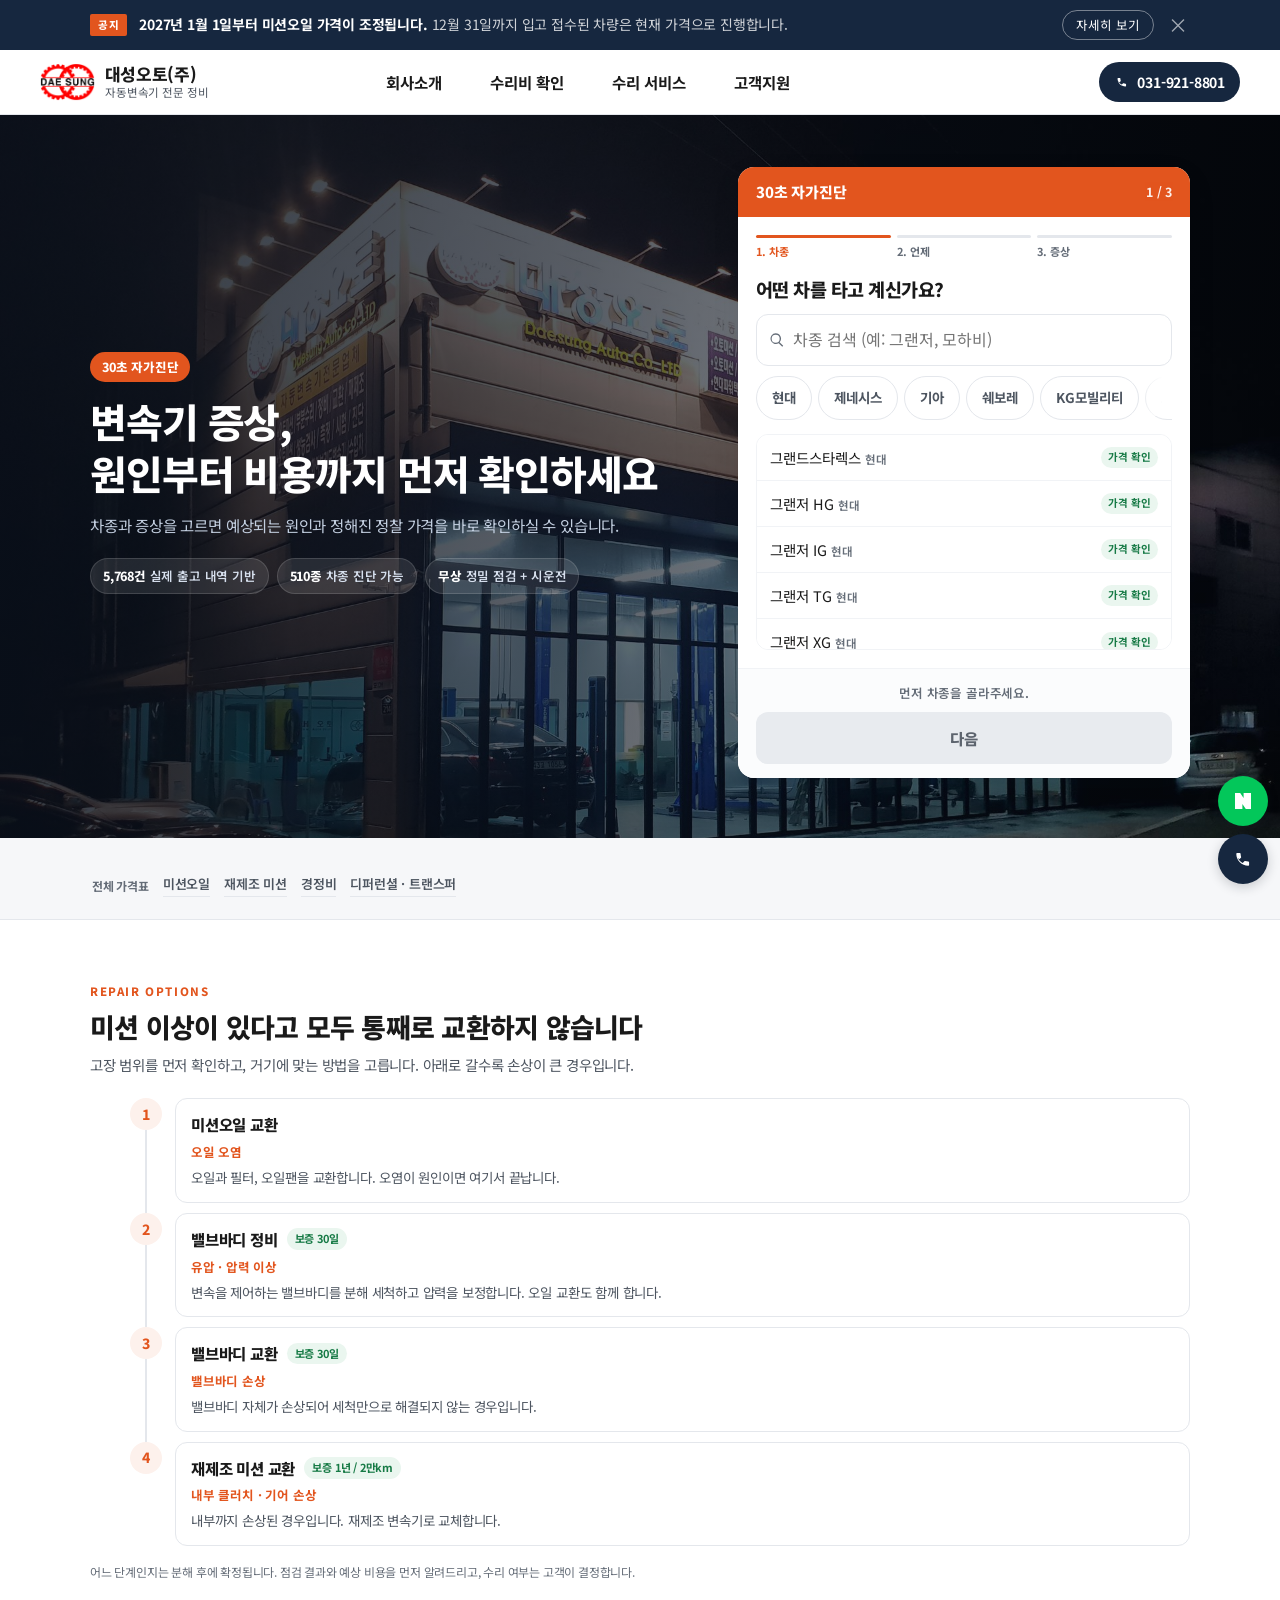
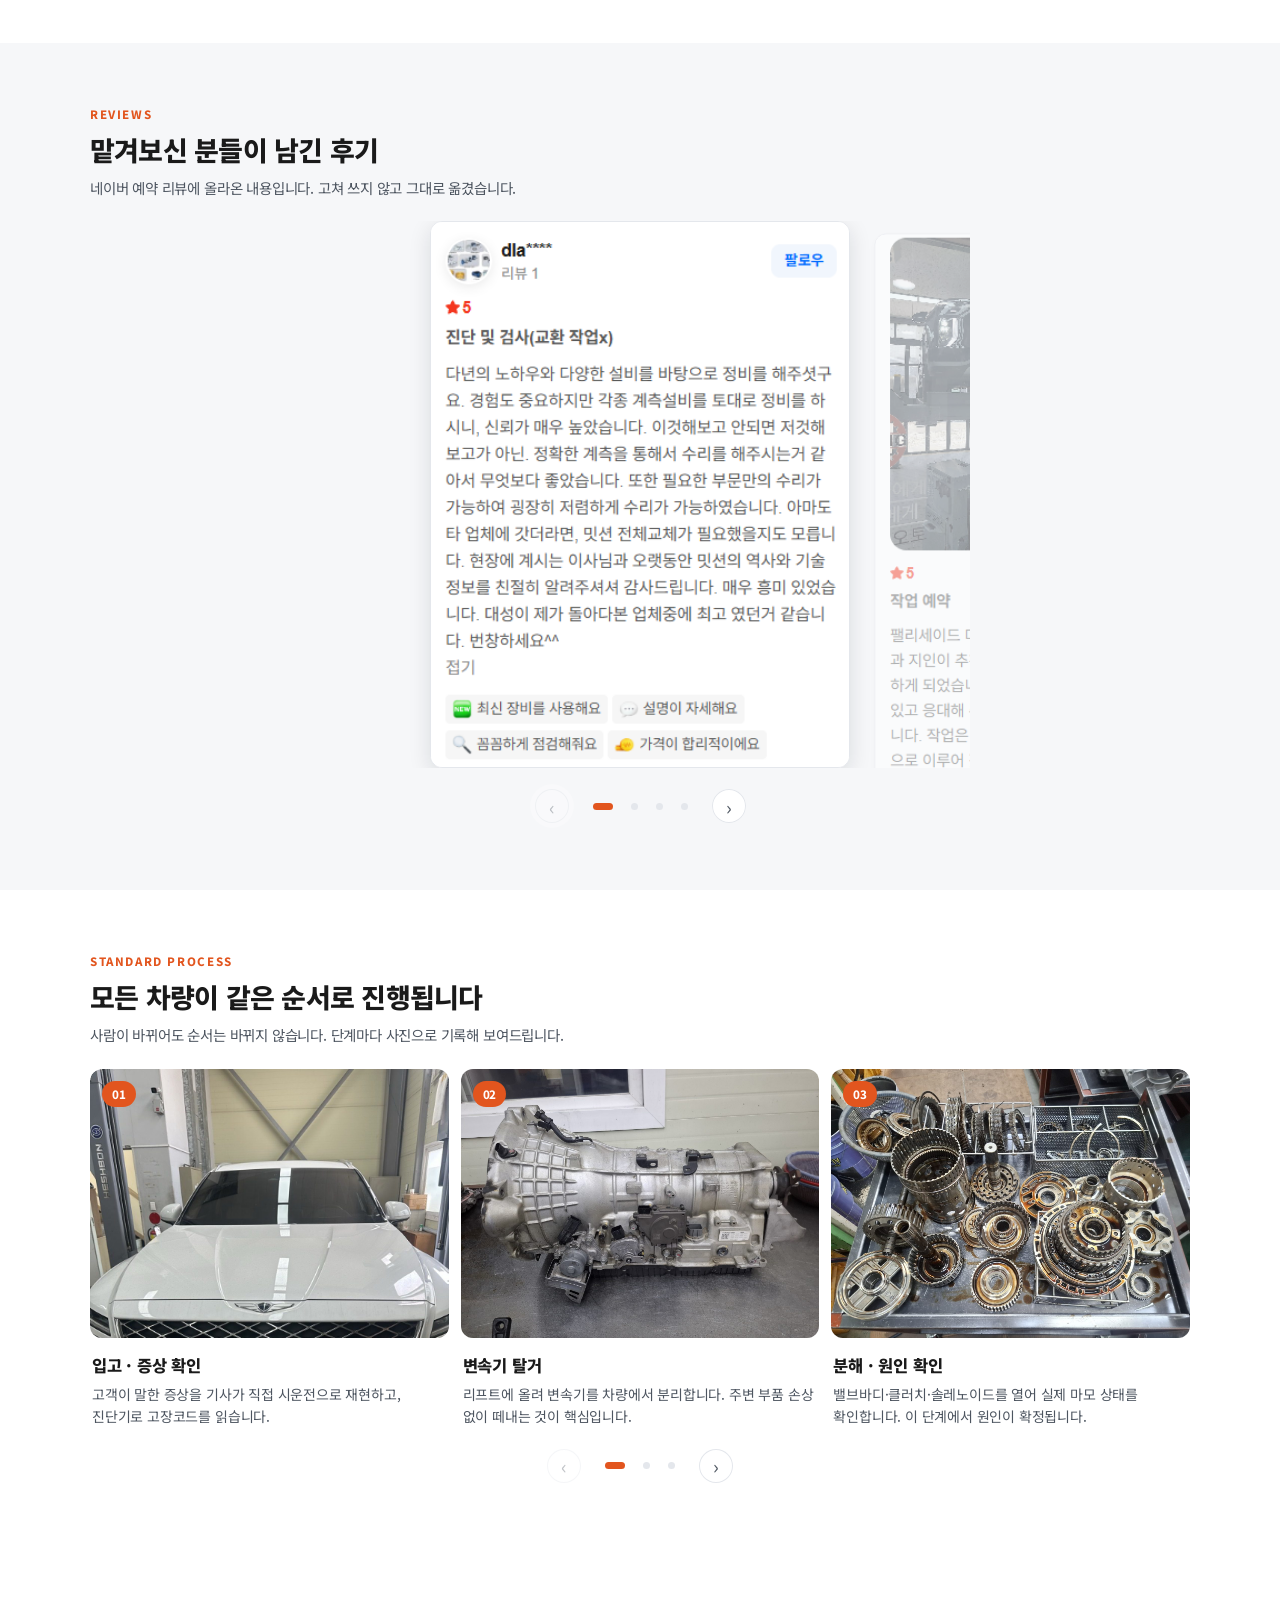
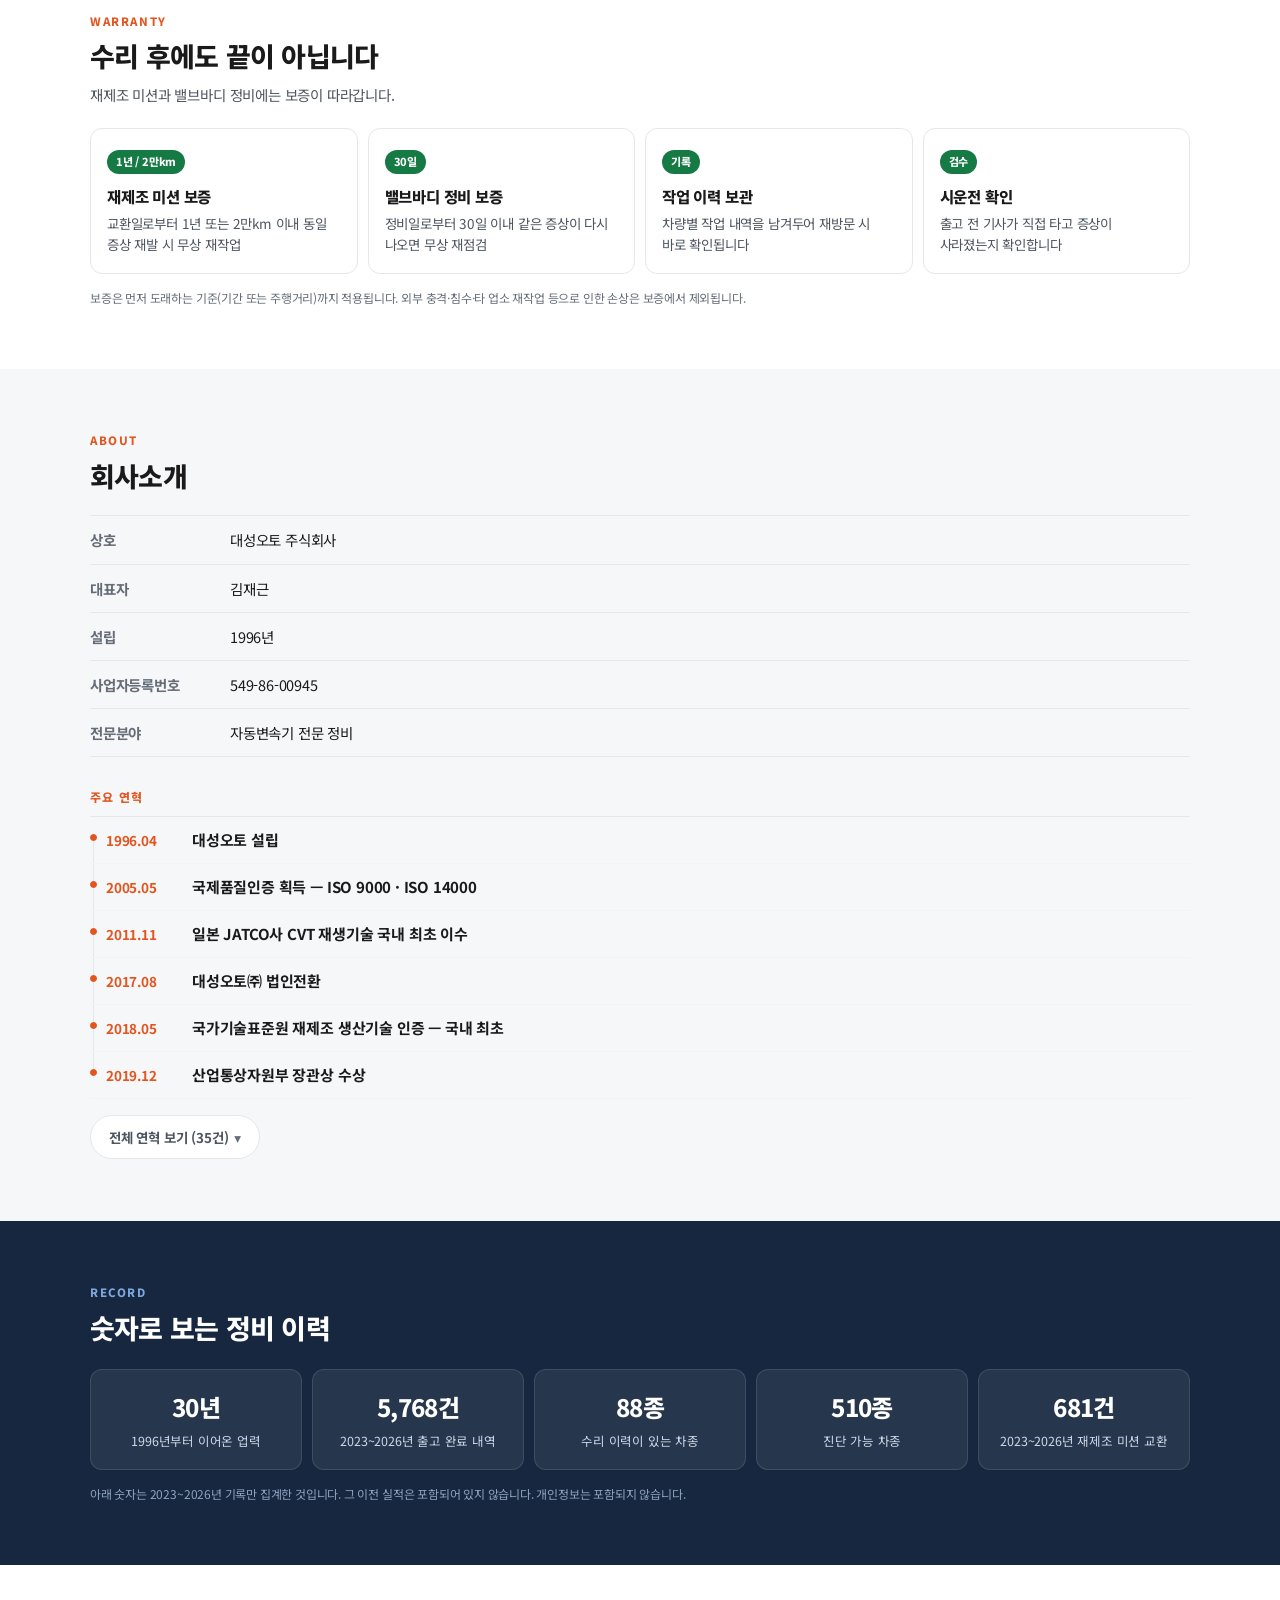
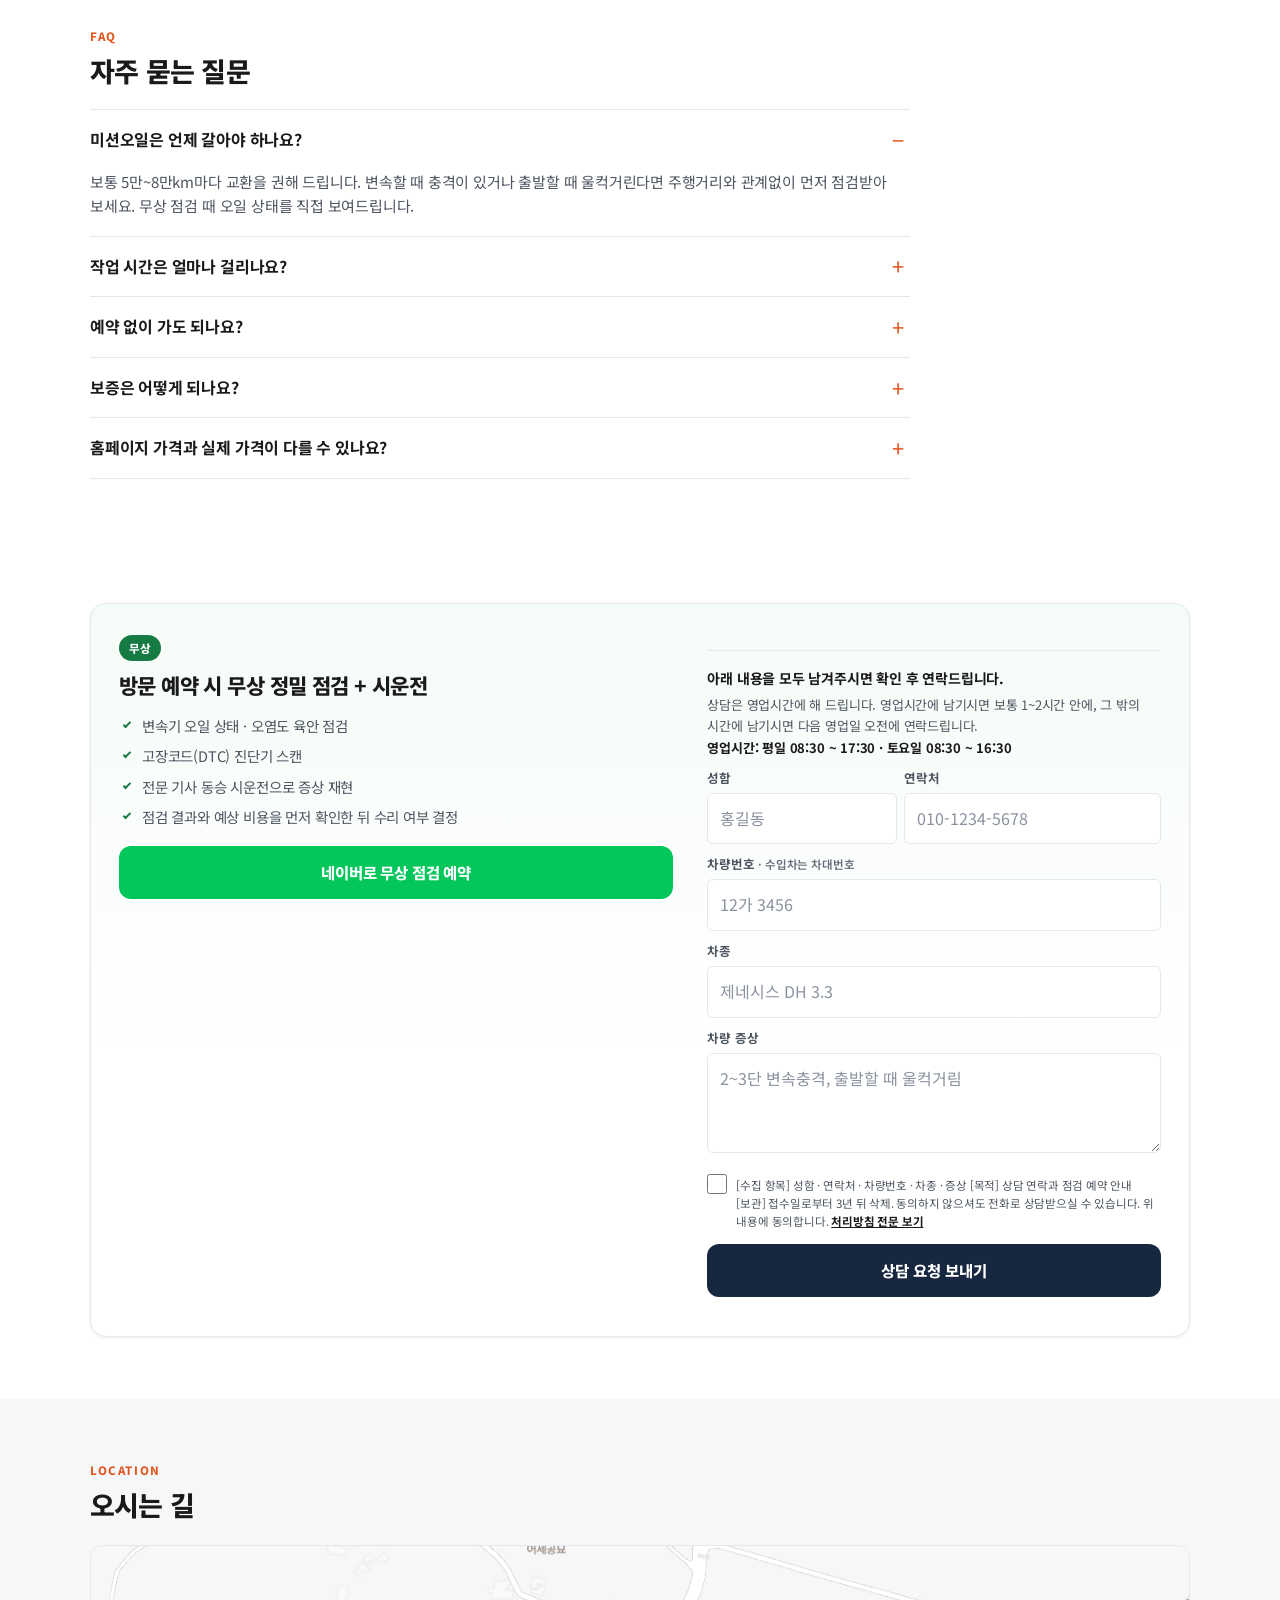
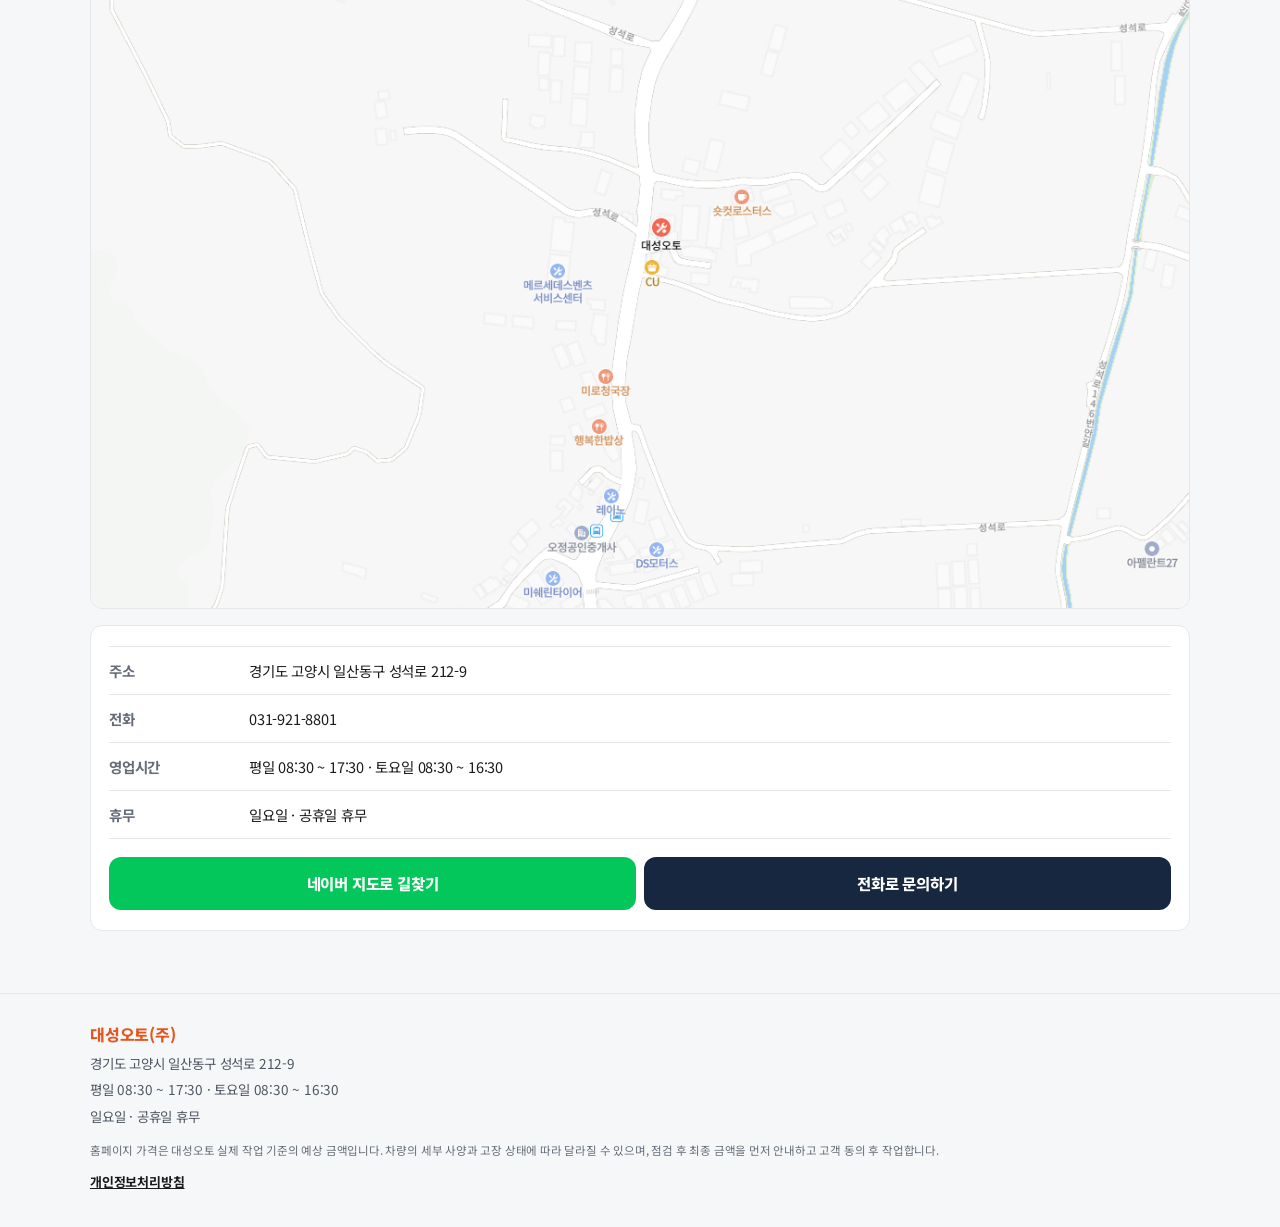
<file: index.html>
<!DOCTYPE html>
<html lang="ko">
<head>
<meta charset="utf-8">
<meta name="viewport" content="width=device-width, initial-scale=1, viewport-fit=cover">
<!-- 검색 결과와 카톡 미리보기에 나오는 제목 · 설명. 검색엔진이 자바스크립트를 안 돌려도 읽도록
     config.js 가 아닌 여기에 직접 적는다. 상호나 작업 건수가 크게 바뀌면 여기도 고치세요. -->
<title>미션오일 교환 · 자동변속기 전문 | 고양 대성오토</title>
<meta name="description" content="고양·일산 미션오일 교환, 최근 3년간 1,900대 넘게 작업한 자동변속기 전문 대성오토. 오일만 갈지 않고 필터·오일팬까지 함께 교환합니다. 차종별 정찰 가격을 바로 확인하세요.">
<meta property="og:type" content="website">
<meta property="og:title" content="미션오일 교환 · 자동변속기 전문 | 고양 대성오토">
<meta property="og:description" content="최근 3년간 1,900대 넘게 작업한 미션오일 교환. 필터·오일팬까지 함께 교환하고, 차종별 정찰 가격을 바로 확인하세요.">
<meta property="og:url" content="https://dsauto.me/">
<meta property="og:site_name" content="대성오토 주식회사">
<meta property="og:locale" content="ko_KR">
<meta name="twitter:card" content="summary_large_image">
<link rel="canonical" href="https://dsauto.me/">
<!-- 검색엔진 소유확인 (지우지 마세요) -->
<meta name="naver-site-verification" content="4ee5d81eeda423ca8fff45ee09b0bff9f165c848" />
<meta name="google-site-verification" content="Z9NfEylBv98IyJpL61YL6OdJShIY_pVWiOk-w3jfEJI" />
<link rel="icon" href="favicon.ico" sizes="any">
<link rel="apple-touch-icon" href="assets/img/아이콘.png">
<!-- 카톡·문자로 링크를 보낼 때 뜨는 그림. tools/make_share_image.py 가 config.js 값으로 만든다 -->
<meta property="og:image" content="https://dsauto.me/assets/img/share.jpg">
<meta property="og:image:width" content="1200">
<meta property="og:image:height" content="630">
<meta property="og:image:alt" content="대성오토 정비동 외관 사진과 상담 전화번호">
<meta name="twitter:image" content="https://dsauto.me/assets/img/share.jpg">
<!-- 첫 화면 배경은 이 페이지에서 가장 큰 그림이라, 브라우저가 가장 먼저 받아야 한다.
     자바스크립트가 넣기를 기다리면 1초 이상 늦어지므로 여기서 미리 시킨다.
     ★ config.js 의 shop.heroImage 를 바꾸면 아래 주소도 같이 바꿔주세요. -->
<link rel="preload" as="image" href="assets/img/배경1.jpg" fetchpriority="high">
<link rel="preconnect" href="https://fonts.googleapis.com">
<link rel="preconnect" href="https://fonts.gstatic.com" crossorigin>
<!-- 본고딕. 화면 표시를 막지 않도록 print 로 받은 뒤 적용한다.
     글꼴이 늦게 와도 글씨는 먼저 보이고, 도착하면 바뀐다. -->
<link rel="stylesheet" href="https://fonts.googleapis.com/css2?family=Noto+Sans+KR:wght@400;700;800&display=swap"
      media="print" onload="this.media='all';this.onload=null">
<noscript><link rel="stylesheet" href="https://fonts.googleapis.com/css2?family=Noto+Sans+KR:wght@400;700;800&display=swap"></noscript>
<link rel="stylesheet" href="assets/css/style.css?v=1793594616">
</head>
<body>

<a class="skip" href="#diag">본문으로 이동</a>

<!-- ══════════════════════════ 헤더 ══════════════════════════ -->
<!-- ══════════════════════════ 가격 조정 공지 ══════════════════════════ -->
<aside class="notice" id="notice" hidden>
  <div class="notice-bar">
    <span class="notice-tag" id="noticeTag"></span>
    <p class="notice-t"><b id="noticeTitle"></b> <span id="noticeSub"></span></p>
    <button type="button" class="notice-more gtm-cta" id="noticeMore"
            data-gtm-event="notice_open" data-gtm-location="bar" aria-expanded="false"></button>
    <button type="button" class="notice-x" id="noticeClose" aria-label="공지 닫기">&times;</button>
  </div>
  <div class="notice-panel" id="noticePanel" hidden>
    <div class="wrap">
      <p class="notice-h" id="noticePanelTitle"></p>
      <p class="notice-s" id="noticePanelSub"></p>
      <div class="notice-sum" id="noticeSum"></div>
      <div class="notice-tw"><table class="notice-tbl"><thead><tr>
        <th>구분</th><th>항목</th><th class="n">현재</th><th class="n" id="noticeThNew"></th>
      </tr></thead><tbody id="noticeRows"></tbody></table></div>
      <p class="notice-keep" id="noticeKeep"></p>
      <div class="notice-btns">
        <a class="btn cta naver gtm-cta cta-naver" id="gtm-naver-notice"
           data-gtm-event="naver_reserve_click" data-gtm-location="notice" href="#" hidden>무상 점검 예약</a>
        <a class="btn cta call gtm-cta cta-call" id="gtm-call-notice"
           data-gtm-event="call_click" data-gtm-location="notice" href="#" hidden></a>
      </div>
    </div>
  </div>
</aside>

<header class="hd" id="hd">
  <div class="hd-in">
    <a class="hd-logo" href="#top">
      <img id="logoImg" alt="" hidden>
      <span class="hd-logo-txt">
        <b data-shop-name>대성오토</b>
        <i data-shop-tagline>자동변속기 재제조 전문</i>
      </span>
    </a>

    <nav class="hd-nav" id="hdNav" aria-label="주요 메뉴">
      <div class="nav-i">
        <button type="button" class="nav-t">회사소개</button>
        <div class="nav-d">
          <a href="#about">회사소개</a>
          <a href="#trust">숫자로 보는 정비 이력</a>
          <a href="#map">오시는 길</a>
        </div>
      </div>
      <div class="nav-i">
        <button type="button" class="nav-t">수리비 확인</button>
        <div class="nav-d">
          <a href="#diag" data-nav-start>증상으로 자가진단</a>
          <p class="nav-sep">전체 가격표</p>
          <a class="nav-sub" href="#" data-open-sheet="price" data-tab="oil">미션오일</a>
          <a class="nav-sub" href="#" data-open-sheet="price" data-tab="reman">재제조 미션</a>
          <a class="nav-sub" href="#" data-open-sheet="price" data-tab="maint">경정비</a>
          <a class="nav-sub" href="#" data-open-sheet="price" data-tab="diff">디퍼런셜 · 트랜스퍼</a>
        </div>
      </div>
      <div class="nav-i">
        <button type="button" class="nav-t">수리 서비스</button>
        <div class="nav-d">
          <a href="#service">수리 방법 4단계</a>
          <a href="#proc">작업 과정</a>
          <a href="#warranty">보증 · A/S</a>
        </div>
      </div>
      <div class="nav-i">
        <button type="button" class="nav-t">고객지원</button>
        <div class="nav-d">
          <a href="#offer">무상 점검 예약</a>
          <a href="#faq">자주 묻는 질문</a>
          <a href="#warranty">보증 · A/S</a>
          <a href="#map">전화 문의</a>
        </div>
      </div>
    </nav>

    <div class="hd-right">
      <a class="hd-call gtm-cta cta-call" id="gtm-call-header"
         data-gtm-event="call_click" data-gtm-location="header" href="#" hidden>
        <svg viewBox="0 0 24 24" aria-hidden="true"><path d="M6.6 10.8c1.1 2.2 2.9 4 5.1 5.1l1.7-1.7c.2-.2.5-.3.8-.2 1 .3 2 .5 3.1.5.4 0 .8.3.8.8V18c0 .4-.3.8-.8.8-6.6 0-12-5.4-12-12 0-.4.3-.8.8-.8h2.7c.4 0 .8.3.8.8 0 1 .2 2.1.5 3.1.1.3 0 .6-.2.8l-1.6 1.6z"/></svg>
        <span data-shop-phone></span>
      </a>
      <button type="button" class="hd-burger" id="burger" aria-label="메뉴 열기" aria-expanded="false">
        <span></span><span></span><span></span>
      </button>
    </div>
  </div>

  <div class="hd-mobile" id="hdMobile" hidden>
    <a href="#diag" data-nav-start>증상으로 자가진단</a>
    <a href="#service">수리 방법 4단계</a>
    <a href="#proc">작업 과정</a>
    <a href="#warranty">보증 · A/S</a>
    <a href="#about">회사소개</a>
    <a href="#map">오시는 길</a>
    <a href="#offer">무상 점검 예약</a>
    <a href="#faq">자주 묻는 질문</a>
    <p class="hd-mobile-sep">전체 가격표</p>
    <a class="sub" href="#" data-open-sheet="price" data-tab="oil">미션오일</a>
    <a class="sub" href="#" data-open-sheet="price" data-tab="reman">재제조 미션</a>
    <a class="sub" href="#" data-open-sheet="price" data-tab="maint">경정비</a>
    <a class="sub" href="#" data-open-sheet="price" data-tab="diff">디퍼런셜 · 트랜스퍼</a>
  </div>
</header>

<main id="top">

<!-- ══════════════════════════ 히어로 + 진단 ══════════════════════════ -->
<section class="hero" id="diag">
  <div class="hero-bg" id="heroBg"></div>
  <div class="hero-in">

    <div class="hero-txt">
      <p class="kicker" data-copy="heroKicker"></p>
      <h1 class="hero-h1" data-copy="heroTitle"></h1>
      <p class="hero-sub" data-copy="heroSub"></p>
      <ul class="hero-pts">
        <li><b id="ptCases">-</b> 실제 출고 내역 기반</li>
        <li><b id="ptCars">-</b> 차종 진단 가능</li>
        <li><b>무상</b> 정밀 점검 + 시운전</li>
      </ul>
    </div>

    <div class="panel diag" id="diagCard">
      <div class="panel-hd">
        <span class="panel-hd-t">30초 자가진단</span>
        <span class="panel-hd-s" id="stepCount">1 / 3</span>
      </div>

      <div class="panel-bd">
        <div class="steps" id="stepBar"></div>

        <!-- 1) 차종 -->
        <div class="step" data-step="1">
          <h2 class="step-h">어떤 차를 타고 계신가요?</h2>
          <label class="srch">
            <svg viewBox="0 0 24 24" aria-hidden="true"><path d="M10 2a8 8 0 015.9 13.4l5.4 5.3-1.4 1.4-5.4-5.3A8 8 0 1110 2zm0 2a6 6 0 100 12 6 6 0 000-12z"/></svg>
            <input type="search" id="carSearch" placeholder="차종 검색 (예: 그랜저, 모하비)"
                   autocomplete="off" enterkeyhint="search">
          </label>
          <div class="brand-wrap" id="brandWrap">
            <div class="brand-strip" id="brandGrid"></div>
          </div>
          <div class="car-list" id="carList" role="listbox" aria-label="차종 목록"></div>
          <div class="spec-pick" id="specPick" hidden>
            <p class="step-lbl">세부 사양 <span class="opt">선택</span></p>
            <div class="chips sm" id="specChips"></div>
          </div>
        </div>

        <!-- 2) 발생 상황 -->
        <div class="step" data-step="2" hidden>
          <h2 class="step-h">증상이 언제 나타나나요?</h2>
          <p class="step-lbl">해당되는 것을 모두 골라주세요</p>
          <div class="chips" id="situGrid"></div>
        </div>

        <!-- 3) 증상 -->
        <div class="step" data-step="3" hidden>
          <h2 class="step-h">어떤 증상인가요?</h2>
          <p class="step-lbl">가장 비슷한 것을 모두 골라주세요</p>
          <div class="sym-grid" id="symGrid"></div>
          <div class="gear-row" id="gearRow">
            <p class="step-lbl">몇 단에서 나타나나요? <span class="opt">선택</span></p>
            <div class="chips sm" id="gearChips"></div>
          </div>
        </div>
      </div>

      <div class="panel-ft">
        <!-- 버튼이 회색일 때 왜 못 누르는지 알려준다. 회색 버튼만 보이면 고장으로 오해한다. -->
        <p class="panel-hint" id="stepHint" role="status"></p>
        <div class="panel-btns">
          <button type="button" class="btn ghost" id="btnPrev" hidden>이전</button>
          <button type="button" class="btn primary" id="btnNext" disabled>다음</button>
        </div>
      </div>
    </div>
  </div>
</section>

<!-- ══════════════════════════ 타일 ══════════════════════════ -->
<section class="tiles-sec">
  <div class="wrap">
    <div class="tiles-sub">
      <span class="tiles-sub-l">전체 가격표</span>
      <a href="#" data-open-sheet="price" data-tab="oil">미션오일</a>
      <a href="#" data-open-sheet="price" data-tab="reman">재제조 미션</a>
      <a href="#" data-open-sheet="price" data-tab="maint">경정비</a>
      <a href="#" data-open-sheet="price" data-tab="diff">디퍼런셜 · 트랜스퍼</a>
    </div>
  </div>
</section>

<!-- ══════════════════════════ 수리 서비스 ══════════════════════════ -->
<section class="sec" id="service">
  <div class="wrap">
    <p class="sec-k">REPAIR OPTIONS</p>
    <h2 class="sec-h" data-service-title></h2>
    <p class="sec-s" data-service-sub></p>
    <ol class="ladder" id="ladder"></ol>
    <p class="sec-note" data-service-note></p>
  </div>
</section>

<!-- ══════════════════════════ 손님 후기 ══════════════════════════ -->
<section class="sec bg" id="reviews" hidden>
  <div class="wrap">
    <p class="sec-k">REVIEWS</p>
    <h2 class="sec-h">맡겨보신 분들이 남긴 후기</h2>
    <p class="sec-s">네이버 예약 리뷰에 올라온 내용입니다. 고쳐 쓰지 않고 그대로 옮겼습니다.</p>
    <div class="revs" id="revs">
      <div class="rev-track" id="revTrack"></div>
    </div>
    <div class="gal-nav">
      <button type="button" class="gal-btn" id="revPrev" aria-label="이전 후기">‹</button>
      <div class="gal-dots" id="revDots"></div>
      <button type="button" class="gal-btn" id="revNext" aria-label="다음 후기">›</button>
    </div>
  </div>
</section>

<!-- ══════════════════════════ 작업 과정 ══════════════════════════ -->
<section class="sec" id="proc">
  <div class="wrap">
    <p class="sec-k">STANDARD PROCESS</p>
    <h2 class="sec-h">모든 차량이 같은 순서로 진행됩니다</h2>
    <p class="sec-s">사람이 바뀌어도 순서는 바뀌지 않습니다. 단계마다 사진으로 기록해 보여드립니다.</p>
    <div class="gal">
      <div class="gal-track" id="galTrack"></div>
    </div>
    <div class="gal-nav">
      <button type="button" class="gal-btn" id="galPrev" aria-label="이전">‹</button>
      <div class="gal-dots" id="galDots"></div>
      <button type="button" class="gal-btn" id="galNext" aria-label="다음">›</button>
    </div>
  </div>
</section>

<!-- ══════════════════════════ 보증 · A/S ══════════════════════════ -->
<section class="sec" id="warranty">
  <div class="wrap">
    <p class="sec-k">WARRANTY</p>
    <h2 class="sec-h" data-warranty-title></h2>
    <p class="sec-s" data-warranty-sub></p>
    <div class="wt-grid" data-warranty-items></div>
    <p class="sec-note" data-warranty-note></p>
  </div>
</section>

<!-- ══════════════════════════ 회사소개 ══════════════════════════ -->
<section class="sec bg" id="about">
  <div class="wrap">
    <p class="sec-k">ABOUT</p>
    <h2 class="sec-h" data-about-title></h2>
    <p class="about-lead" data-about-lead></p>
    <dl class="about-facts" data-about-facts></dl>

    <div class="hist" id="hist" hidden>
      <p class="hist-h">주요 연혁</p>
      <ol class="hist-list" id="histTop"></ol>
      <details class="hist-all" id="histAll">
        <summary><span id="histCount"></span></summary>
        <ol class="hist-list full" id="histFull"></ol>
      </details>
    </div>
  </div>
</section>

<!-- ══════════════════════════ 정비 이력 ══════════════════════════ -->
<section class="sec dark" id="trust">
  <div class="wrap">
    <p class="sec-k">RECORD</p>
    <h2 class="sec-h">숫자로 보는 정비 이력</h2>
    <div class="stats" id="stats"></div>
    <p class="sec-note" id="statsNote"></p>
  </div>
</section>

<!-- ══════════════════════════ 예약 혜택 ══════════════════════════ -->
<!-- ══════════════════════════ 자주 묻는 질문 ══════════════════════════ -->
<section class="sec" id="faq" hidden>
  <div class="wrap">
    <p class="sec-k">FAQ</p>
    <h2 class="sec-h">자주 묻는 질문</h2>
    <div class="faq" data-faq></div>
  </div>
</section>

<section class="sec" id="offer">
  <div class="wrap">
    <div class="offer">
      <div class="offer-l">
        <span class="badge">무상</span>
        <h2 class="offer-h" data-benefit-title></h2>
        <ul class="offer-list" data-benefit-items></ul>
        <p class="offer-note" data-benefit-note></p>
        <div class="cta-col">
          <a class="btn cta naver gtm-cta cta-naver" id="gtm-naver-reserve"
             data-gtm-event="naver_reserve_click" data-gtm-location="offer" href="#" hidden>
            네이버로 무상 점검 예약
          </a>
        </div>
      </div>
      <div class="offer-r">
        <div id="leadHome">
        <form class="lead" id="leadForm" novalidate>
          <p class="lead-h">아래 내용을 모두 남겨주시면 확인 후 연락드립니다.</p>
          <p class="lead-reply" data-lead-reply hidden></p>
          <div class="lead-row">
            <div class="lead-f">
              <label class="lead-lbl" for="leadName">성함</label>
              <input type="text" id="leadName" placeholder="홍길동" autocomplete="name"
                     maxlength="20" required aria-describedby="errName">
              <p class="lead-err" id="errName"></p>
            </div>
            <div class="lead-f">
              <label class="lead-lbl" for="leadPhone">연락처</label>
              <input type="tel" id="leadPhone" placeholder="010-1234-5678" autocomplete="tel"
                     inputmode="numeric" maxlength="14" required aria-describedby="errPhone">
              <p class="lead-err" id="errPhone"></p>
            </div>
          </div>
          <div class="lead-row one">
            <div class="lead-f">
              <label class="lead-lbl" for="leadPlate">차량번호 <span class="lead-opt">· 수입차는 차대번호</span></label>
              <input type="text" id="leadPlate" placeholder="12가 3456"
                     autocomplete="off" maxlength="30" required aria-describedby="errPlate">
              <p class="lead-err" id="errPlate"></p>
            </div>
          </div>
          <div class="lead-row one">
            <div class="lead-f">
              <label class="lead-lbl" for="leadCar">차종</label>
              <input type="text" id="leadCar" placeholder="제네시스 DH 3.3"
                     autocomplete="off" maxlength="40" required aria-describedby="errCar">
              <p class="lead-err" id="errCar"></p>
            </div>
          </div>
          <div class="lead-row one">
            <div class="lead-f">
              <label class="lead-lbl" for="leadSymptom">차량 증상</label>
              <textarea id="leadSymptom" rows="3" maxlength="300"
                        placeholder="2~3단 변속충격, 출발할 때 울컥거림"
                        required aria-describedby="errSymptom"></textarea>
              <p class="lead-err" id="errSymptom"></p>
            </div>
          </div>
          <p class="lead-ctx" id="leadCtx"></p>
          <div class="lead-agree">
            <input type="checkbox" id="leadAgree" required aria-describedby="errAgree">
            <label for="leadAgree"><span data-lead-privacy></span> 위 내용에 동의합니다.
              <a class="lead-pp" href="privacy.html" target="_blank" rel="noopener">처리방침 전문 보기</a></label>
          </div>
          <p class="lead-err" id="errAgree"></p>
          <button type="submit" class="btn cta submit gtm-cta cta-lead" id="gtm-lead-submit"
                  data-gtm-event="lead_submit" data-gtm-location="offer">상담 요청 보내기</button>
          <p class="lead-msg" id="leadMsg" role="status"></p>
        </form>
        </div>
      </div>
    </div>
  </div>
</section>

<!-- ══════════════════════════ 오시는 길 ══════════════════════════ -->
<section class="sec bg" id="map">
  <div class="wrap">
    <p class="sec-k">LOCATION</p>
    <h2 class="sec-h">오시는 길</h2>
    <div class="map-wrap">
      <div class="map-info">
        <dl class="about-facts" data-map-facts></dl>
        <div class="map-btns">
          <a class="btn cta naver gtm-cta cta-place" id="gtm-place"
             data-gtm-event="naver_place_click" data-gtm-location="map" href="#" hidden>
            네이버 지도로 길찾기
          </a>
          <a class="btn cta call gtm-cta cta-call" id="gtm-call-map"
             data-gtm-event="call_click" data-gtm-location="map" href="#" hidden>
            전화로 문의하기
          </a>
        </div>
      </div>
    </div>
  </div>
</section>
</main>

<footer class="ft">
  <div class="wrap">
    <p class="ft-name" data-shop-name></p>
    <p class="ft-line" data-shop-address hidden></p>
    <p class="ft-line" data-shop-hours></p>
    <p class="ft-line" data-shop-closed></p>
    <p class="ft-fine">홈페이지 가격은 대성오토 실제 작업 기준의 예상 금액입니다. 차량의 세부 사양과 고장 상태에 따라 달라질 수 있으며, 점검 후 최종 금액을 먼저 안내하고 고객 동의 후 작업합니다.</p>
    <p class="ft-links"><a href="privacy.html">개인정보처리방침</a></p>
  </div>
</footer>

<!-- ══════════════════════════ 전체화면 패널 ══════════════════════════ -->
<div class="sheet" id="sheet" hidden role="dialog" aria-modal="true" aria-labelledby="sheetTitle">
  <div class="sheet-hd">
    <div class="sheet-hd-in">
      <div>
        <p class="sheet-eyebrow" id="sheetEyebrow"></p>
        <h2 class="sheet-t" id="sheetTitle"></h2>
      </div>
      <button type="button" class="sheet-x" id="sheetClose" aria-label="닫기">✕</button>
    </div>
    <!-- 탭 줄도 본문과 같은 1140px 안으로 맞춘다 (넓은 화면에서 제목과 어긋나지 않게) -->
    <div class="sheet-tabs-wrap">
      <div class="sheet-tabs" id="sheetTabs" role="tablist" aria-label="내용 구분"></div>
    </div>
  </div>
  <div class="sheet-bd" id="sheetBody" role="tabpanel" tabindex="0"></div>
  <div class="sheet-ft" id="sheetFt">
    <div class="sheet-ft-in">
      <button type="button" class="btn ghost" id="sheetRestart">다시 진단</button>
      <a class="btn cta naver gtm-cta cta-naver" id="gtm-naver-sheet"
         data-gtm-event="naver_reserve_click" data-gtm-location="sheet" href="#" hidden>무상 점검 예약</a>
      <button type="button" class="btn cta ask" id="sheetAsk">문의하기</button>
    </div>
  </div>
</div>

<!-- ══════════════════════════ 우측 고정 버튼 ══════════════════════════ -->
<aside class="rail" id="rail" aria-label="빠른 문의">
  <a class="rail-i rail-blog gtm-cta cta-blog" id="gtm-blog"
     data-gtm-event="blog_click" data-gtm-location="rail" href="#" hidden>
    <span class="rail-ico">blog</span><span class="rail-l">블로그</span>
  </a>
  <a class="rail-i rail-naver gtm-cta cta-naver" id="gtm-naver"
     data-gtm-event="naver_reserve_click" data-gtm-location="rail" href="#" hidden>
    <span class="rail-ico">
      <svg viewBox="0 0 24 24" aria-hidden="true"><path d="M4 4h5.2l3.4 5.1V4H20v16h-5.2l-3.4-5.1V20H4z"/></svg>
    </span><span class="rail-l">예약</span>
  </a>
  <a class="rail-i rail-call gtm-cta cta-call" id="gtm-call"
     data-gtm-event="call_click" data-gtm-location="rail" href="#" hidden>
    <span class="rail-ico">
      <svg viewBox="0 0 24 24" aria-hidden="true"><path d="M6.6 10.8c1.1 2.2 2.9 4 5.1 5.1l1.7-1.7c.2-.2.5-.3.8-.2 1 .3 2 .5 3.1.5.4 0 .8.3.8.8V18c0 .4-.3.8-.8.8-6.6 0-12-5.4-12-12 0-.4.3-.8.8-.8h2.7c.4 0 .8.3.8.8 0 1 .2 2.1.5 3.1.1.3 0 .6-.2.8l-1.6 1.6z"/></svg>
    </span><span class="rail-l">전화</span>
  </a>
</aside>

<!-- defer: 세 파일 모두 문서를 다 읽은 뒤에 실행된다. 적힌 순서는 그대로 지켜지므로
     data -> config -> app 순서가 보장되고, 화면이 먼저 그려져 첫 화면이 빨라진다. -->
<script defer src="data/data.js?v=1795422722"></script>
<script defer src="config.js?v=1793594616"></script>
<script defer src="assets/js/app.js?v=1795422586"></script>
</body>
</html>
</file>
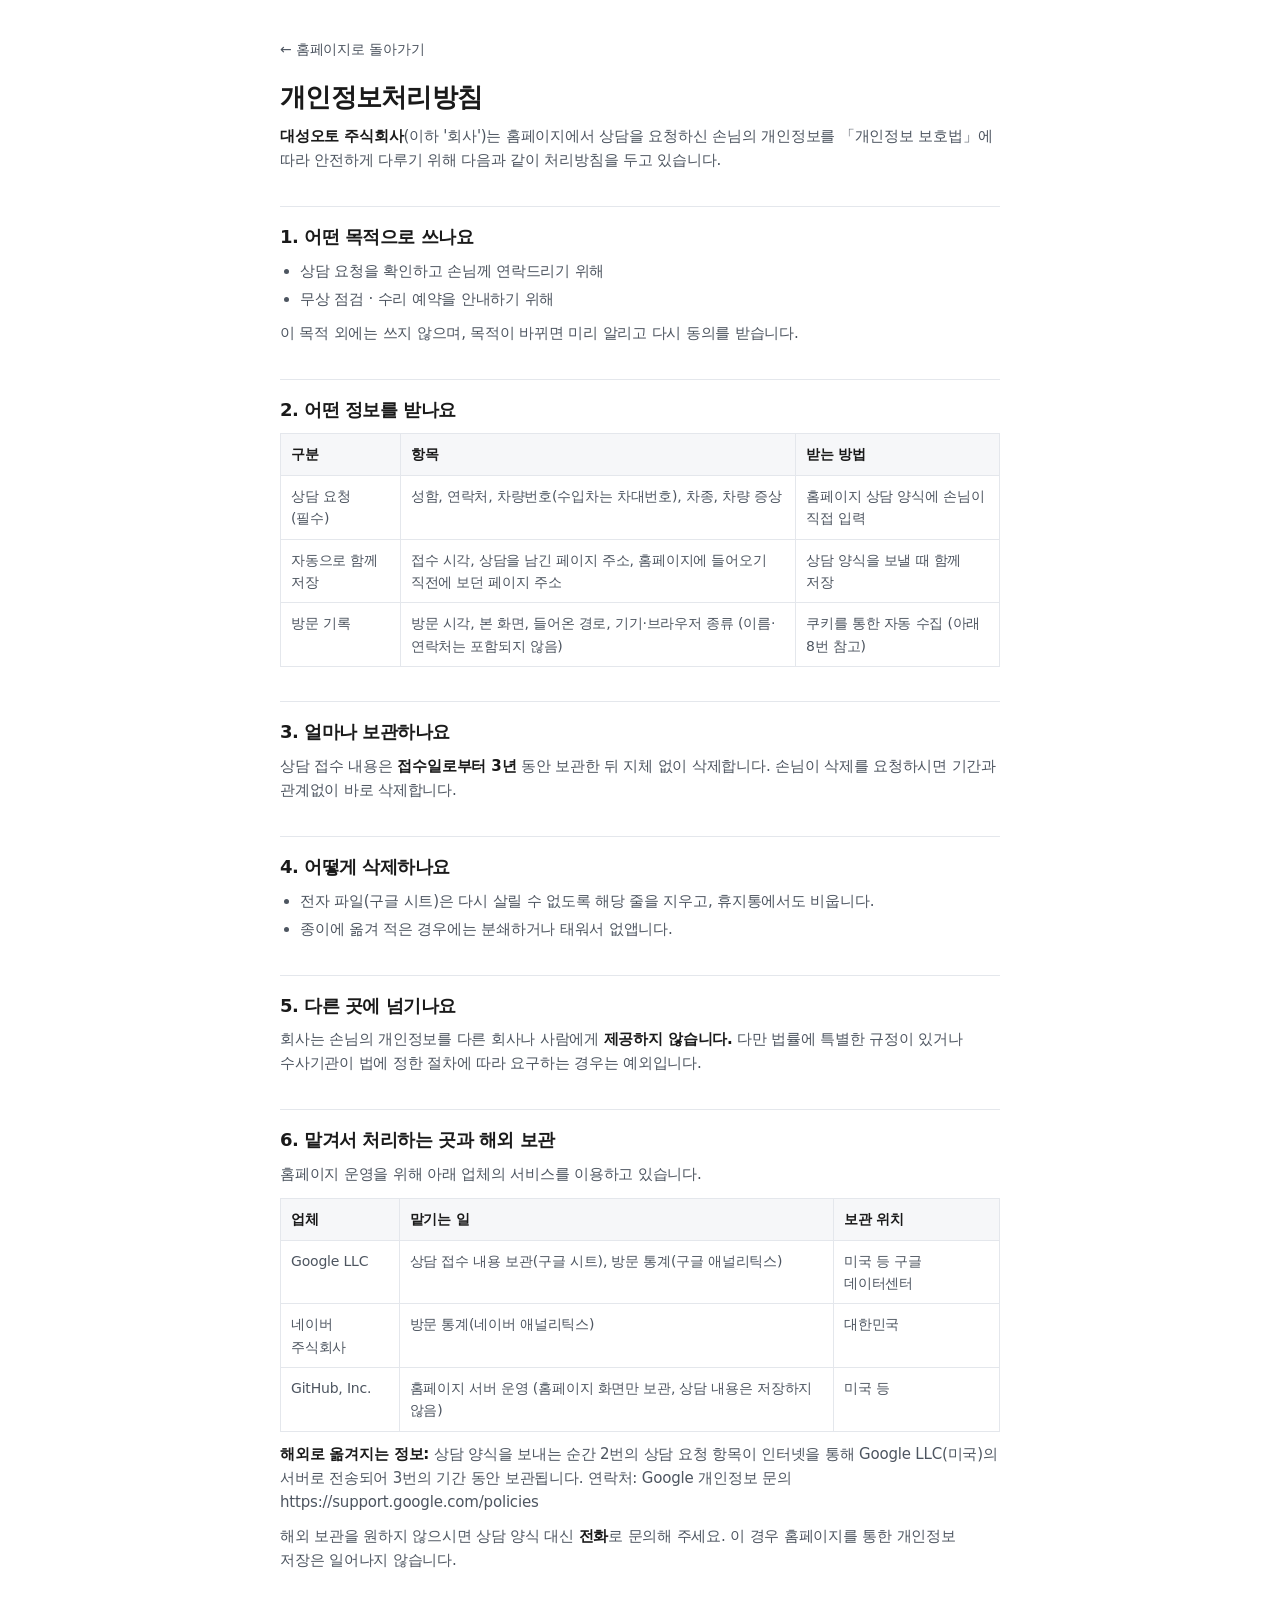
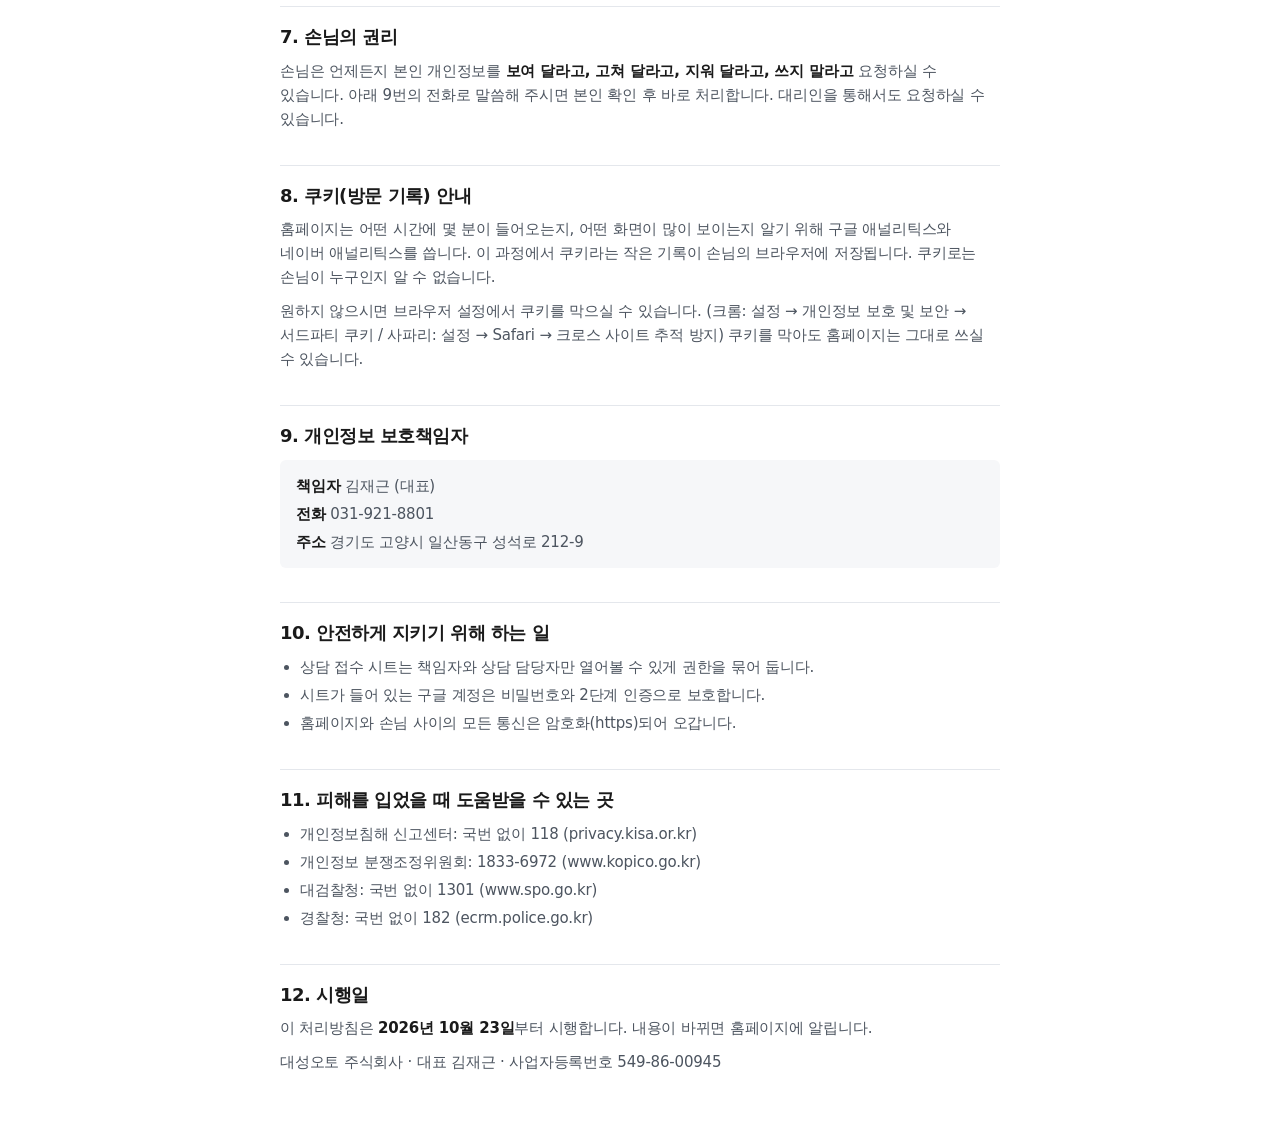
<file: privacy.html>
<!DOCTYPE html>
<html lang="ko">
<head>
<meta charset="utf-8">
<meta name="viewport" content="width=device-width, initial-scale=1, viewport-fit=cover">
<title>개인정보처리방침 | 대성오토 주식회사</title>
<meta name="robots" content="noindex">
<link rel="icon" href="favicon.ico" sizes="any">
<link rel="stylesheet" href="assets/css/style.css?v=1792726000">
<style>
  .pp { max-width: 760px; padding-top: 36px; padding-bottom: 56px; }
  .pp-back { font-size: 14px; color: var(--ink-2); text-decoration: none; }
  .pp-back:hover { text-decoration: underline; }
  .pp h1 { font-size: 26px; margin-top: 18px; }
  .pp-intro { margin-top: 12px; color: var(--ink-2); }
  .pp h2 { font-size: 18px; margin-top: 34px; padding-top: 18px; border-top: 1px solid var(--line); }
  .pp p, .pp li { font-size: 15px; color: var(--ink-2); }
  .pp p { margin: 10px 0 0; }
  .pp ul { margin: 10px 0 0; padding-left: 20px; list-style: disc; }
  .pp li + li { margin-top: 4px; }
  .pp b { color: var(--ink); }
  .pp-tbl { overflow-x: auto; margin-top: 12px; }
  .pp table { border-collapse: collapse; width: 100%; min-width: 520px; font-size: 14px; }
  .pp th, .pp td { border: 1px solid var(--line); padding: 9px 10px; text-align: left; vertical-align: top; color: var(--ink-2); }
  .pp th { background: var(--bg-2); color: var(--ink); font-weight: 700; }
  .pp-box { margin-top: 12px; padding: 14px 16px; background: var(--bg-2); border-radius: var(--r-sm); }
  .pp-box p { margin: 0; }
  .pp-box p + p { margin-top: 4px; }
</style>
</head>
<body>
<main class="wrap pp">
  <a class="pp-back" href="./">← 홈페이지로 돌아가기</a>
  <h1>개인정보처리방침</h1>
  <p class="pp-intro"><b data-p="legalName"></b>(이하 '회사')는 홈페이지에서 상담을 요청하신 손님의 개인정보를
    「개인정보 보호법」에 따라 안전하게 다루기 위해 다음과 같이 처리방침을 두고 있습니다.</p>

  <h2>1. 어떤 목적으로 쓰나요</h2>
  <ul>
    <li>상담 요청을 확인하고 손님께 연락드리기 위해</li>
    <li>무상 점검 · 수리 예약을 안내하기 위해</li>
  </ul>
  <p>이 목적 외에는 쓰지 않으며, 목적이 바뀌면 미리 알리고 다시 동의를 받습니다.</p>

  <h2>2. 어떤 정보를 받나요</h2>
  <div class="pp-tbl"><table>
    <tr><th>구분</th><th>항목</th><th>받는 방법</th></tr>
    <tr><td>상담 요청 (필수)</td><td>성함, 연락처, 차량번호(수입차는 차대번호), 차종, 차량 증상</td><td>홈페이지 상담 양식에 손님이 직접 입력</td></tr>
    <tr><td>자동으로 함께 저장</td><td>접수 시각, 상담을 남긴 페이지 주소, 홈페이지에 들어오기 직전에 보던 페이지 주소</td><td>상담 양식을 보낼 때 함께 저장</td></tr>
    <tr><td>방문 기록</td><td>방문 시각, 본 화면, 들어온 경로, 기기·브라우저 종류 (이름·연락처는 포함되지 않음)</td><td>쿠키를 통한 자동 수집 (아래 8번 참고)</td></tr>
  </table></div>

  <h2>3. 얼마나 보관하나요</h2>
  <p>상담 접수 내용은 <b data-p="retention"></b> 동안 보관한 뒤 지체 없이 삭제합니다.
    손님이 삭제를 요청하시면 기간과 관계없이 바로 삭제합니다.</p>

  <h2>4. 어떻게 삭제하나요</h2>
  <ul>
    <li>전자 파일(구글 시트)은 다시 살릴 수 없도록 해당 줄을 지우고, 휴지통에서도 비웁니다.</li>
    <li>종이에 옮겨 적은 경우에는 분쇄하거나 태워서 없앱니다.</li>
  </ul>

  <h2>5. 다른 곳에 넘기나요</h2>
  <p>회사는 손님의 개인정보를 다른 회사나 사람에게 <b>제공하지 않습니다.</b>
    다만 법률에 특별한 규정이 있거나 수사기관이 법에 정한 절차에 따라 요구하는 경우는 예외입니다.</p>

  <h2>6. 맡겨서 처리하는 곳과 해외 보관</h2>
  <p>홈페이지 운영을 위해 아래 업체의 서비스를 이용하고 있습니다.</p>
  <div class="pp-tbl"><table>
    <tr><th>업체</th><th>맡기는 일</th><th>보관 위치</th></tr>
    <tr><td>Google LLC</td><td>상담 접수 내용 보관(구글 시트), 방문 통계(구글 애널리틱스)</td><td>미국 등 구글 데이터센터</td></tr>
    <tr><td>네이버 주식회사</td><td>방문 통계(네이버 애널리틱스)</td><td>대한민국</td></tr>
    <tr><td>GitHub, Inc.</td><td>홈페이지 서버 운영 (홈페이지 화면만 보관, 상담 내용은 저장하지 않음)</td><td>미국 등</td></tr>
  </table></div>
  <p><b>해외로 옮겨지는 정보:</b> 상담 양식을 보내는 순간 2번의 상담 요청 항목이 인터넷을 통해 Google LLC(미국)의 서버로 전송되어
    3번의 기간 동안 보관됩니다. 연락처: Google 개인정보 문의 https://support.google.com/policies</p>
  <p>해외 보관을 원하지 않으시면 상담 양식 대신 <b>전화</b>로 문의해 주세요. 이 경우 홈페이지를 통한 개인정보 저장은 일어나지 않습니다.</p>

  <h2>7. 손님의 권리</h2>
  <p>손님은 언제든지 본인 개인정보를 <b>보여 달라고, 고쳐 달라고, 지워 달라고, 쓰지 말라고</b> 요청하실 수 있습니다.
    아래 9번의 전화로 말씀해 주시면 본인 확인 후 바로 처리합니다. 대리인을 통해서도 요청하실 수 있습니다.</p>

  <h2>8. 쿠키(방문 기록) 안내</h2>
  <p>홈페이지는 어떤 시간에 몇 분이 들어오는지, 어떤 화면이 많이 보이는지 알기 위해 구글 애널리틱스와 네이버 애널리틱스를 씁니다.
    이 과정에서 쿠키라는 작은 기록이 손님의 브라우저에 저장됩니다. 쿠키로는 손님이 누구인지 알 수 없습니다.</p>
  <p>원하지 않으시면 브라우저 설정에서 쿠키를 막으실 수 있습니다.
    (크롬: 설정 → 개인정보 보호 및 보안 → 서드파티 쿠키 / 사파리: 설정 → Safari → 크로스 사이트 추적 방지)
    쿠키를 막아도 홈페이지는 그대로 쓰실 수 있습니다.</p>

  <h2>9. 개인정보 보호책임자</h2>
  <div class="pp-box">
    <p><b>책임자</b> <span data-p="officer"></span> (<span data-p="officerTitle"></span>)</p>
    <p><b>전화</b> <span data-p="phone"></span></p>
    <p><b>주소</b> <span data-p="address"></span></p>
  </div>

  <h2>10. 안전하게 지키기 위해 하는 일</h2>
  <ul>
    <li>상담 접수 시트는 책임자와 상담 담당자만 열어볼 수 있게 권한을 묶어 둡니다.</li>
    <li>시트가 들어 있는 구글 계정은 비밀번호와 2단계 인증으로 보호합니다.</li>
    <li>홈페이지와 손님 사이의 모든 통신은 암호화(https)되어 오갑니다.</li>
  </ul>

  <h2>11. 피해를 입었을 때 도움받을 수 있는 곳</h2>
  <ul>
    <li>개인정보침해 신고센터: 국번 없이 118 (privacy.kisa.or.kr)</li>
    <li>개인정보 분쟁조정위원회: 1833-6972 (www.kopico.go.kr)</li>
    <li>대검찰청: 국번 없이 1301 (www.spo.go.kr)</li>
    <li>경찰청: 국번 없이 182 (ecrm.police.go.kr)</li>
  </ul>

  <h2>12. 시행일</h2>
  <p>이 처리방침은 <b data-p="effective"></b>부터 시행합니다. 내용이 바뀌면 홈페이지에 알립니다.</p>
  <p data-p="bizLine"></p>
</main>

<!-- 상호 · 대표 · 전화 · 주소 · 보관 기간은 모두 config.js 에서 가져온다 -->
<script src="config.js?v=1792726000"></script>
<script>
(function () {
  var C = window.SITE_CONFIG || {}, s = C.shop || {}, p = C.privacy || {};
  var v = {
    legalName: s.legalName || s.name,
    retention: p.retention,
    officer: p.officer || s.ceo,
    officerTitle: p.officerTitle,
    phone: s.phoneLabel,
    address: s.address,
    effective: p.effective,
    bizLine: [s.legalName || s.name, s.ceo && ('대표 ' + s.ceo), s.bizNo && ('사업자등록번호 ' + s.bizNo)]
      .filter(Boolean).join(' · ')
  };
  document.querySelectorAll('[data-p]').forEach(function (el) {
    el.textContent = v[el.getAttribute('data-p')] || '';
  });
})();
</script>
</body>
</html>
</file>
<file: assets/css/style.css>
/* ==========================================================================
   대성오토 랜딩 페이지
   기존 회사 홈페이지(dsauto.me) 구도에 맞춘 레이아웃
   - 상단 고정 헤더 + 드롭다운
   - 우측 세로 고정 버튼 (블로그 / 톡톡 / 카톡 / 예약 / 전화)
   - 결과는 긴 스크롤이 아니라 전체화면 탭 패널
   색은 :root 변수만 고치면 전체가 따라 바뀝니다.
   ========================================================================== */

:root {
  --ink:      #1a1a1a;
  --ink-2:    #4d5560;
  /* 보조 문구용 회색. 12px 작은 글씨에 많이 쓰이므로 흰 배경에서 4.5:1 을 넘겨야
     밝은 화면(야외·저가 액정)에서도 읽힌다. 이전 값 #868e9a 는 3.3:1 로 모자랐다. */
  --ink-3:    #656d78;
  --line:     #e4e7ec;
  --line-2:   #f1f3f6;
  --bg:       #ffffff;
  --bg-2:     #f6f7f9;
  --card:     #ffffff;

  --brand:    #e2551e;   /* 로고 · 강조 (기존 사이트 오렌지레드) */
  --brand-dk: #c2440f;
  --brand-50: #fdf1ec;
  --navy:     #16273f;   /* 다크 카드 */
  --navy-2:   #1f3557;
  --navy-lt:  #cfd8e6;

  --naver:    #03c75a;
  --blog:     #2db400;
  --talk:     #14b5ff;
  --kakao:    #fae100;
  --kakao-ink:#3a1d1d;
  --ok:       #167a45;

  --r-sm: 6px;
  --r:    12px;
  --r-lg: 16px;
  --sh:    0 1px 2px rgba(20,25,35,.05), 0 10px 30px rgba(20,25,35,.07);
  --sh-sm: 0 1px 3px rgba(20,25,35,.08);

  --hd-h: 64px;
}
*, *::before, *::after { box-sizing: border-box; }
html { -webkit-text-size-adjust: 100%; scroll-behavior: smooth; scroll-padding-top: 72px; }

body {
  margin: 0;
  background: var(--bg);
  color: var(--ink);
  /* 본고딕(Noto Sans KR). index.html 에서 구글 폰트로 불러온다.
     불러오기 전이거나 실패하면 아래 순서대로 시스템 글꼴을 쓴다. */
  font-family: 'Noto Sans KR', -apple-system, BlinkMacSystemFont, 'Apple SD Gothic Neo',
               'Malgun Gothic', system-ui, sans-serif;
  font-size: 16px; line-height: 1.6; letter-spacing: -.012em;
  word-break: keep-all; overflow-wrap: break-word;
}
body.locked { overflow: hidden; }

h1, h2, h3 { margin: 0; line-height: 1.32; letter-spacing: -.028em; font-weight: 700; }
p, ul { margin: 0; }
ul { padding: 0; list-style: none; }
button, input { font: inherit; color: inherit; }
svg { display: block; }
[hidden] { display: none !important; }
a { color: inherit; }

.wrap { width: 100%; max-width: 1140px; margin: 0 auto; padding: 0 20px; }
.skip { position: absolute; left: -9999px; }
.skip:focus { left: 8px; top: 8px; z-index: 300; background: var(--navy); color: #fff; padding: 10px 14px; }
:focus-visible { outline: 3px solid #8ab4f8; outline-offset: 2px; border-radius: 5px; }

/* ══════════════════════════ 헤더 ══════════════════════════ */
.hd {
  position: sticky; top: 0; z-index: 80;
  background: #fff; border-bottom: 1px solid var(--line);
}
.hd-in {
  max-width: 1240px; margin: 0 auto; padding: 0 20px;
  min-height: var(--hd-h); display: flex; align-items: center; gap: 20px;
}
.hd-logo { display: flex; align-items: center; gap: 10px; text-decoration: none; flex: none; }
.hd-logo img { height: 38px; width: auto; max-width: 120px; object-fit: contain; }
.hd-logo-txt { display: flex; flex-direction: column; line-height: 1.2; }
/* 상호는 먹색으로 둔다. 로고가 빨강이라 옆에 주황 글씨를 두면
   붉은 계열 두 개가 부딪쳐 색을 안 맞춘 것처럼 보인다. */
.hd-logo-txt b { font-size: 17px; font-weight: 800; letter-spacing: -.022em; color: var(--ink); }
.hd-logo-txt i { font-style: normal; font-size: 11.5px; color: var(--ink-2); letter-spacing: -.01em; margin-top: 1px; }

.hd-nav { display: none; margin: 0 auto; align-self: stretch; }
.nav-i { position: relative; display: flex; align-items: stretch; }
.nav-t {
  background: none; border: 0; padding: 0 24px; min-height: var(--hd-h);
  font-size: 15.5px; font-weight: 700; cursor: pointer; color: var(--ink);
  position: relative; display: flex; align-items: center;
}
.nav-t::after {
  content: ''; position: absolute; left: 50%; top: 16px; transform: translateX(-50%);
  width: 4px; height: 4px; border-radius: 50%; background: var(--brand); opacity: 0;
  transition: opacity .15s;
}
.nav-i:hover .nav-t, .nav-i:focus-within .nav-t { color: var(--brand); }
.nav-i:hover .nav-t::after, .nav-i:focus-within .nav-t::after { opacity: 1; }

.nav-d {
  position: absolute; left: 50%; top: calc(100% + 1px); transform: translateX(-50%) translateY(-6px);
  min-width: 168px; padding: 14px 8px;
  background: #fff; border: 1px solid var(--line); border-radius: 0 0 var(--r) var(--r);
  border-top: 0; box-shadow: var(--sh);
  opacity: 0; visibility: hidden; transition: opacity .16s, transform .16s, visibility .16s;
  display: grid; gap: 2px;
}
.nav-i:hover .nav-d, .nav-i:focus-within .nav-d {
  opacity: 1; visibility: visible; transform: translateX(-50%) translateY(0);
}
.nav-d a {
  display: block; padding: 9px 16px; border-radius: var(--r-sm);
  font-size: 14.5px; font-weight: 600; color: var(--ink-2); text-decoration: none;
  text-align: center; white-space: nowrap;
}
.nav-d a:hover { background: var(--brand-50); color: var(--brand); }
.nav-d a.nav-lead { color: var(--brand); font-weight: 800; }
.nav-d .nav-sep {
  margin: 7px 6px 3px; padding-top: 8px; border-top: 1px solid var(--line-2);
  font-size: 11px; font-weight: 700; color: var(--ink-3); text-align: center;
}
.nav-d a.nav-sub { font-size: 13.5px; font-weight: 500; color: var(--ink-3); padding: 7px 16px; }

.hd-right { display: flex; align-items: center; gap: 10px; margin-left: auto; flex: none; }
.hd-call {
  display: none; align-items: center; gap: 7px;
  padding: 9px 15px; border-radius: 999px; background: var(--navy); color: #fff;
  text-decoration: none; font-size: 14px; font-weight: 700;
}
.hd-call svg { width: 16px; height: 16px; fill: currentColor; }

.hd-burger {
  width: 44px; height: 44px; border: 0; background: none; cursor: pointer;
  display: grid; place-content: center; gap: 5px; padding: 0;
}
.hd-burger span {
  display: block; width: 24px; height: 2.5px; background: var(--brand); border-radius: 2px;
  transition: transform .2s, opacity .2s;
}
.hd-burger[aria-expanded="true"] span:nth-child(1) { transform: translateY(7.5px) rotate(45deg); }
.hd-burger[aria-expanded="true"] span:nth-child(2) { opacity: 0; }
.hd-burger[aria-expanded="true"] span:nth-child(3) { transform: translateY(-7.5px) rotate(-45deg); }

.hd-mobile {
  border-top: 1px solid var(--line); background: #fff; padding: 8px 12px 14px;
  display: grid; gap: 2px;
}
.hd-mobile a {
  padding: 13px 12px; border-radius: var(--r-sm); text-decoration: none;
  font-size: 15.5px; font-weight: 600; color: var(--ink);
}
.hd-mobile a:active { background: var(--brand-50); }
.hd-mobile a.lead { color: var(--brand); font-weight: 800; }
.hd-mobile-sep {
  margin: 8px 12px 2px; padding-top: 10px; border-top: 1px solid var(--line-2);
  font-size: 11.5px; font-weight: 700; color: var(--ink-3);
}
.hd-mobile a.sub { padding: 10px 12px; font-size: 14px; font-weight: 500; color: var(--ink-2); }

/* ══════════════════════════ 히어로 ══════════════════════════ */
.hero { position: relative; background: var(--navy); overflow: hidden; }
/* 첫 화면 배경은 이 페이지에서 가장 큰 그림이다. 자바스크립트로 넣으면
   274KB 짜리 data.js 를 다 읽은 뒤에야 그려져서 느린 휴대폰에서 3초 넘게 늦는다.
   그래서 여기 CSS 에 직접 적는다. 자바스크립트는 다른 확장자 사진을 찾았을 때만 바꾼다.
   ★ 아래 url 은 손으로 고치지 마세요. config.js 의 shop.heroImage 만 고치고
   '1_가격표 만들기.bat' 을 돌리면 이 줄이 자동으로 맞춰집니다.
   사진이 없으면 뒤에 적은 남색 그러데이션이 대신 보인다. */
.hero-bg {
  position: absolute; inset: 0;
  background-color: var(--navy);
  background-image: url('../img/배경1.jpg'),
                    linear-gradient(115deg, #16273f 0%, #1f3557 52%, #2b4670 100%);
  background-size: cover, cover;
  background-position: 50% 40%, center;   /* 간판과 정비 베이가 걸리는 위치 */
  background-repeat: no-repeat, no-repeat;
}
/* 사진 위에 글자가 얹히므로 어둡게 덮는다.
   모바일은 글자가 위쪽에 세로로 쌓이니 위아래 방향으로,
   데스크톱은 글자가 왼쪽·진단카드가 오른쪽이라 좌우 방향으로 덮는다. */
.hero-bg::after {
  content: ''; position: absolute; inset: 0;
  background: linear-gradient(180deg,
    rgba(10,17,29,.84) 0%, rgba(10,17,29,.58) 42%, rgba(10,17,29,.80) 100%);
}

.hero-in {
  position: relative; max-width: 1140px; margin: 0 auto; padding: 34px 20px 40px;
  display: grid; gap: 26px;
}
.hero-txt { color: #fff; }
.kicker {
  display: inline-block; margin-bottom: 13px; padding: 5px 12px; border-radius: 999px;
  background: var(--brand); color: #fff; font-size: 12.5px; font-weight: 800;
}
.hero-h1 { font-size: clamp(26px, 5.6vw, 40px); font-weight: 800; white-space: pre-line; }
.hero-sub { margin-top: 13px; color: #c3cfe0; font-size: 15.5px; white-space: pre-line; }
.hero-pts {
  margin-top: 20px; display: flex; flex-wrap: wrap; gap: 8px;
}
.hero-pts li {
  font-size: 12.5px; color: #d7e0ee; font-weight: 600;
  background: rgba(255,255,255,.1); border: 1px solid rgba(255,255,255,.14);
  padding: 7px 12px; border-radius: 999px;
}
.hero-pts b { color: #fff; font-weight: 800; }

/* ══════════════════════════ 패널(진단 카드) ══════════════════════════ */
.panel {
  background: #fff; border-radius: var(--r-lg); box-shadow: var(--sh);
  overflow: hidden; display: flex; flex-direction: column;
}
.panel-hd {
  display: flex; align-items: center; justify-content: space-between;
  padding: 13px 18px; background: var(--brand); color: #fff;
}
.panel-hd-t { font-size: 15px; font-weight: 800; }
.panel-hd-s { font-size: 12.5px; font-weight: 700; opacity: .92; }
.panel-bd { padding: 18px; flex: 1; }
.panel-ft {
  display: grid; gap: 9px; padding: 14px 18px; border-top: 1px solid var(--line-2);
  background: #fbfcfd;
}
.panel-btns { display: flex; gap: 8px; }
.panel-hint { font-size: 12.5px; font-weight: 600; color: var(--ink-3); text-align: center; }
.panel-hint:empty { display: none; }

.steps { display: flex; gap: 6px; margin-bottom: 16px; }
.steps-i {
  flex: 1; display: grid; gap: 5px; background: none; border: 0; text-align: left;
  padding: 9px 0; margin: -9px 0;   /* 눌리는 범위를 44px 로 (보이는 모양은 그대로) */
}
.steps-i .bar { height: 3px; border-radius: 999px; background: var(--line); }
.steps-i .lbl { font-size: 11px; font-weight: 700; color: var(--ink-3); }
.steps-i.on .bar { background: var(--brand); }
.steps-i.on .lbl { color: var(--brand); }
.steps-i.done .bar { background: var(--navy); }
.steps-i.done .lbl { color: var(--navy); }
.steps-i.done { cursor: pointer; }

.step-h { font-size: 18.5px; font-weight: 800; }
.step-lbl { margin-top: 12px; font-size: 12.5px; font-weight: 700; color: var(--ink-3); }
.opt {
  font-size: 10.5px; font-weight: 700; color: var(--ink-3);
  background: var(--line-2); padding: 2px 6px; border-radius: 999px;
}

.srch {
  margin-top: 13px; display: flex; align-items: center; gap: 8px;
  border: 1px solid var(--line); border-radius: var(--r); padding: 0 12px; background: #fff;
}
.srch svg { width: 16px; height: 16px; fill: var(--ink-3); flex: none; }
.srch input { flex: 1; border: 0; outline: 0; padding: 12px 0; background: none; min-width: 0; }
.srch input::-webkit-search-cancel-button { -webkit-appearance: none; }

/* 브랜드가 24개라 가로로 넘친다. 오른쪽 끝을 흐리게 덮어 '더 있다'는 것을 보여준다.
   (스크롤바가 없는 휴대폰에서는 이 힌트가 유일한 단서다) */
.brand-wrap { position: relative; }
.brand-wrap::after {
  content: ''; position: absolute; right: 0; top: 0; bottom: 8px; width: 34px;
  background: linear-gradient(90deg, rgba(255,255,255,0), #fff 72%);
  pointer-events: none; opacity: 0; transition: opacity .18s;
}
.brand-wrap.more::after { opacity: 1; }

.brand-strip {
  margin-top: 10px; display: flex; gap: 6px; overflow-x: auto; padding-bottom: 4px;
  scrollbar-width: thin; -webkit-overflow-scrolling: touch;
}
.brand-strip::-webkit-scrollbar { height: 4px; }
.brand-strip::-webkit-scrollbar-thumb { background: var(--line); border-radius: 999px; }
.brand-b {
  flex: none; min-height: 44px; padding: 8px 15px; border: 1px solid var(--line); border-radius: 999px;
  background: #fff; cursor: pointer; font-size: 13.5px; font-weight: 700; color: var(--ink-2);
  white-space: nowrap;
}
.brand-b:hover { border-color: #c4ccd8; }
.brand-b.on { border-color: var(--brand); background: var(--brand); color: #fff; }

.car-list {
  margin-top: 10px; height: 216px; overflow-y: auto;
  border: 1px solid var(--line-2); border-radius: var(--r); background: #fff;
  -webkit-overflow-scrolling: touch;
}
.car-i {
  display: flex; align-items: center; justify-content: space-between; gap: 10px;
  width: 100%; padding: 11px 13px; border: 0; border-bottom: 1px solid var(--line-2);
  background: #fff; cursor: pointer; text-align: left; font-size: 14.5px;
}
.car-i:last-child { border-bottom: 0; }
.car-i:hover { background: #f8fafc; }
.car-i.on { background: var(--brand-50); color: var(--brand-dk); font-weight: 700; }
.car-i .bd { font-size: 11.5px; color: var(--ink-3); font-weight: 600; }
.car-i .tag { flex: none; font-size: 10.5px; font-weight: 700; color: var(--ok); background: #eaf6ef; padding: 2px 7px; border-radius: 999px; }
.car-i .tag.gray { color: var(--ink-3); background: var(--line-2); }
.car-empty { padding: 30px 14px; text-align: center; color: var(--ink-3); font-size: 13.5px; }

.chips { margin-top: 10px; display: flex; flex-wrap: wrap; gap: 7px; }
.chip {
  padding: 10px 15px; border: 1px solid var(--line); border-radius: 999px; background: #fff;
  cursor: pointer; font-size: 14.5px; font-weight: 600; color: var(--ink-2);
}
.chip:hover { border-color: #c4ccd8; }
.chip.on { border-color: var(--brand); background: var(--brand); color: #fff; }
.chips.sm .chip { padding: 7px 12px; font-size: 13px; }
.spec-pick { margin-top: 4px; }
.gear-row { margin-top: 16px; padding-top: 14px; border-top: 1px solid var(--line-2); }

.sym-grid { margin-top: 12px; display: grid; gap: 7px; grid-template-columns: repeat(auto-fill, minmax(148px, 1fr)); }
.sym-b {
  position: relative; padding: 12px 12px 12px 13px; text-align: left;
  border: 1px solid var(--line); border-radius: var(--r); background: #fff; cursor: pointer;
}
.sym-b .t { font-size: 14.5px; font-weight: 700; padding-right: 22px; }
.sym-b .d { margin-top: 2px; font-size: 11.5px; color: var(--ink-3); line-height: 1.45; }
.sym-b .n { margin-top: 6px; font-size: 10.5px; font-weight: 700; color: var(--ink-3); }
.sym-b.on { border-color: var(--brand); background: var(--brand-50); }
.sym-b.on .t, .sym-b.on .n { color: var(--brand-dk); }
.sym-b .ck { position: absolute; top: 11px; right: 11px; width: 17px; height: 17px; border: 1.5px solid var(--line); border-radius: 50%; }
.sym-b.on .ck { border-color: var(--brand); background: var(--brand); }
.sym-b.on .ck::after {
  content: ''; position: absolute; left: 4px; top: 6px; width: 7px; height: 3px;
  border-left: 2px solid #fff; border-bottom: 2px solid #fff; transform: rotate(-45deg);
}

/* ══════════════════════════ 버튼 ══════════════════════════ */
.btn {
  appearance: none; border: 0; border-radius: var(--r); padding: 14px 20px;
  font-size: 15.5px; font-weight: 800; cursor: pointer; text-align: center;
  text-decoration: none; display: inline-block; transition: filter .15s, background .15s;
}
.btn.primary { flex: 1; background: var(--brand); color: #fff; }
.btn.primary:hover { background: var(--brand-dk); }
/* 못 누르는 상태에서도 글자는 읽혀야 한다. 흰 글씨를 쓰면 회색 덩어리로만 보여
   버튼이 고장난 것처럼 읽힌다(이전 대비 1.29:1). */
.btn.primary:disabled { background: #e8ebef; color: #5d646e; cursor: not-allowed; }
.btn.ghost { background: #fff; color: var(--ink-2); border: 1px solid var(--line); flex: none; }
.btn.ghost:hover { background: #f6f7f9; }
.btn.cta { display: block; width: 100%; }
.btn.cta.naver { background: var(--naver); color: #fff; }
.btn.cta.kakao { background: var(--kakao); color: var(--kakao-ink); }
.btn.cta.submit { background: var(--navy); color: #fff; margin-top: 10px; }

/* ══════════════════════════ 타일 ══════════════════════════ */
.tiles-sec { background: var(--bg-2); padding: 24px 0 22px; border-bottom: 1px solid var(--line); }

/* 손님이 가장 먼저 만나야 하는 길. 여기만 눈에 띄면 된다. */

/* 전 차종 표는 지우지 않는다. 다만 한 줄 아래로 내려 위계를 낮춘다. */
.tiles-sub {
  margin-top: 12px; display: flex; flex-wrap: wrap; align-items: center; gap: 8px 14px;
  padding: 0 2px;
}
.tiles-sub-l { font-size: 12px; font-weight: 700; color: var(--ink-3); }
.tiles-sub a {
  font-size: 13px; font-weight: 600; color: var(--ink-2); text-decoration: none;
  border-bottom: 1px solid var(--line); padding-bottom: 1px;
}
.tiles-sub a:hover { color: var(--brand); border-color: var(--brand); }

/* ══════════════════════════ 섹션 ══════════════════════════ */
.sec { padding: 46px 0; }
.sec.dark { background: var(--navy); color: #fff; }
.sec-k { font-size: 11.5px; font-weight: 800; letter-spacing: .14em; color: var(--brand); }
.sec.dark .sec-k { color: #7fa8e0; }
.sec-h { margin-top: 8px; font-size: clamp(21px, 3.6vw, 27px); font-weight: 800; }
.sec-s { margin-top: 9px; color: var(--ink-2); font-size: 14.5px; }
.sec.dark .sec-s { color: var(--navy-lt); }
.sec-note { margin-top: 14px; font-size: 12px; color: var(--ink-3); }
.sec.dark .sec-note { color: #8ea3c0; }

/* 수리 방법 사다리 — 위에서 아래로 갈수록 손상이 큰 경우다.
   왼쪽 세로선이 '단계'라는 것을 눈으로 알려준다. */
.ladder { margin-top: 22px; display: grid; gap: 10px; list-style: none; }
.ld { position: relative; display: flex; gap: 13px; align-items: flex-start; }
.ld::before {
  content: ''; position: absolute; left: 15px; top: 32px; bottom: -10px;
  width: 2px; background: var(--line);
}
.ld:last-child::before { display: none; }
.ld-n {
  flex: none; width: 32px; height: 32px; border-radius: 999px;
  display: grid; place-items: center; position: relative; z-index: 1;
  background: var(--brand-50); color: var(--brand); font-size: 14px; font-weight: 800;
}
.ld-b {
  flex: 1 1 auto; min-width: 0;
  background: #fff; border: 1px solid var(--line); border-radius: var(--r);
  padding: 13px 15px;
}
.ld-hd { display: flex; align-items: center; gap: 9px; flex-wrap: wrap; }
.ld-t { font-size: 15.5px; font-weight: 800; }
.ld-w {
  font-size: 11px; font-weight: 700; color: var(--ok);
  background: #eaf6ef; padding: 2px 8px; border-radius: 999px;
}
.ld-c { margin-top: 5px; font-size: 12.5px; font-weight: 700; color: var(--brand); }
.ld-d { margin-top: 5px; font-size: 13.5px; color: var(--ink-2); line-height: 1.6; }

/* 갤러리 */
/* 세로 스크롤은 브라우저에 맡기고 좌우 끌기만 우리가 받는다.
   후기 슬라이드(.revs)와 같은 방식이다. */
.gal {
  margin-top: 22px; overflow: hidden; border-radius: var(--r);
  touch-action: pan-y; cursor: grab;
}
.gal.grabbing { cursor: grabbing; }
.gal.grabbing, .gal.grabbing * { user-select: none; -webkit-user-select: none; }
.gal-track { display: flex; transition: transform .34s cubic-bezier(.4,.1,.2,1); }
/* 칸 사이 여백은 '왼쪽'에 둔다. 오른쪽에 두면 마지막 사진 뒤로 다음 사진이
   반올림 오차만큼(1px) 비집고 나온다. 왼쪽에 두면 그 오차가 투명한 여백에 묻힌다. */
.gal-item { flex: 0 0 100%; padding-left: 0; }
.gal-ph {
  position: relative; aspect-ratio: 4 / 3; border-radius: var(--r);
  background: #e9ecf1; overflow: hidden; display: grid; place-items: center;
}
.gal-ph img { width: 100%; height: 100%; object-fit: cover; -webkit-user-drag: none; }
.gal-ph .ph-txt { color: #98a1af; font-size: 12.5px; text-align: center; padding: 0 20px; }
.gal-ph .num {
  position: absolute; left: 12px; top: 12px; background: var(--brand); color: #fff;
  font-size: 11.5px; font-weight: 800; padding: 4px 10px; border-radius: 999px;
}
.gal-txt { padding: 14px 2px 0; }
.gal-txt .t { font-size: 16.5px; font-weight: 800; }
.gal-txt .d { margin-top: 5px; font-size: 14px; color: var(--ink-2); }
.gal-nav { display: flex; align-items: center; justify-content: center; gap: 10px; margin-top: 16px; }
/* 손가락으로 누르는 버튼은 44px 이상이어야 한다. 보이는 원은 그대로 두고
   누를 수 있는 범위만 넓힌다. */
.gal-btn {
  width: 44px; height: 44px; padding: 0; cursor: pointer;
  border: 5px solid transparent; border-radius: 50%;
  background: #fff; background-clip: padding-box;
  box-shadow: inset 0 0 0 1px var(--line);
  font-size: 19px; line-height: 1; color: var(--ink-2);
}
.gal-btn:hover { background: #f6f7f9; box-shadow: inset 0 0 0 1px #c4ccd8; }
.gal-btn:disabled { opacity: .35; cursor: default; background: #fff; }
.gal-dots { display: flex; gap: 0; align-items: center; }
/* 점은 작게 보이되 누를 범위는 넓게. 눌리는 것은 button, 보이는 것은 그 안의 점이다.
   (점 5개를 44px 씩 만들면 줄이 화면을 넘으므로 24px 기준에 맞춘다) */
.gal-dots button {
  border: 0; background: none; padding: 14px 9px; cursor: pointer;
  display: grid; place-items: center;
}
.gal-dots button::before {
  content: ''; display: block; width: 7px; height: 7px; border-radius: 999px;
  background: var(--line); transition: width .18s, background .18s;
}
.gal-dots button.on::before { width: 20px; background: var(--brand); }

/* 통계 */
.stats { margin-top: 24px; display: grid; gap: 10px; grid-template-columns: repeat(2, 1fr); }
/* 개수가 홀수면 마지막 카드가 한 칸만 차지해 어색하므로 가로로 늘린다 */
.stats > .stat:last-child:nth-child(odd) { grid-column: 1 / -1; }
.stat { background: rgba(255,255,255,.07); border: 1px solid rgba(255,255,255,.12); border-radius: var(--r); padding: 18px 14px; text-align: center; }
.stat .v { font-size: 24px; font-weight: 800; letter-spacing: -.03em; }
.stat .k { margin-top: 4px; font-size: 12.5px; color: var(--navy-lt); }

/* 혜택 */
.offer {
  display: grid; gap: 22px; border: 1px solid var(--line); border-radius: var(--r-lg);
  background: linear-gradient(180deg, #f5fbf7, #fff 60%); padding: 24px 20px; box-shadow: var(--sh-sm);
}
.badge { display: inline-block; font-size: 11.5px; font-weight: 800; color: #fff; background: var(--ok); padding: 4px 10px; border-radius: 999px; }
.offer-h { margin-top: 11px; font-size: 21px; font-weight: 800; }
.offer-list { margin-top: 14px; display: grid; gap: 7px; }
.offer-list li { position: relative; padding-left: 23px; font-size: 14.5px; color: var(--ink-2); }
.offer-list li::before {
  content: ''; position: absolute; left: 4px; top: 8px; width: 8px; height: 4px;
  border-left: 2px solid var(--ok); border-bottom: 2px solid var(--ok); transform: rotate(-45deg);
}
.offer-note { margin-top: 12px; font-size: 13px; color: var(--ok); font-weight: 700; }
.cta-col { display: grid; gap: 8px; margin-top: 18px; }
.lead { margin-top: 16px; padding-top: 16px; border-top: 1px solid var(--line); }
.lead-h { font-size: 14px; font-weight: 700; }
.lead-reply { margin-top: 6px; font-size: 13px; line-height: 1.55; color: var(--ink-2); }
.lead-reply-hrs { display: block; margin-top: 2px; font-weight: 700; color: var(--ink); }
.lead-row { display: grid; grid-template-columns: 1fr 1.35fr; gap: 7px; margin-top: 10px; }
.lead-row.one { grid-template-columns: 1fr; }
.lead-f { min-width: 0; }
/* 칸 이름은 실제 <label> 로 둔다. 안내문(placeholder)만 있으면 입력을 시작한 순간
   무슨 칸인지 사라지고, 읽어주는 프로그램은 아무것도 읽지 못한다. */
.lead-lbl {
  display: block; margin-bottom: 5px; font-size: 12.5px; font-weight: 700; color: var(--ink-2);
}
.lead-opt { font-weight: 600; font-size: 11.5px; color: var(--ink-3); }
.lead-row input,
.lead-row textarea { width: 100%; border: 1px solid var(--line); border-radius: var(--r-sm); padding: 12px; background: #fff; outline: 0; min-width: 0; font: inherit; color: inherit; }
.lead-row textarea { resize: vertical; line-height: 1.55; }
/* 이제 라벨이 이름을 맡으므로 placeholder 는 '예시' 역할만 한다 */
.lead-row input::placeholder,
.lead-row textarea::placeholder { color: #8a929f; opacity: 1; }
.lead-row input:focus,
.lead-row textarea:focus { border-color: var(--navy); }
.lead-row input[aria-invalid='true'],
.lead-row textarea[aria-invalid='true'] { border-color: var(--brand); background: #fff8f5; }

/* 칸마다 무엇이 잘못됐는지 그 자리에서 알려준다 */
.lead-err { margin-top: 4px; font-size: 11.5px; font-weight: 700; color: var(--brand-dk); }
.lead-err:empty { display: none; }

.lead-agree { margin-top: 13px; display: flex; align-items: flex-start; gap: 9px; }
.lead-agree input { flex: none; width: 20px; height: 20px; margin: 1px 0 0; accent-color: var(--navy); }
.lead-agree label { font-size: 11.5px; line-height: 1.6; color: var(--ink-2); cursor: pointer; padding: 3px 0; }
.lead-agree input[aria-invalid='true'] { outline: 2px solid var(--brand); outline-offset: 2px; }
.lead-ctx { margin-top: 8px; font-size: 12px; color: var(--ink-3); }
.lead-msg { margin-top: 9px; font-size: 13px; font-weight: 700; text-align: center; }
.lead-msg.ok { color: var(--ok); }
.lead-msg.err { color: var(--brand); }
.lead-msg.wait { color: var(--ink-2); }

/* 푸터 */
.ft { background: var(--bg-2); border-top: 1px solid var(--line); padding: 28px 0 34px; }
.ft-name { font-size: 16px; font-weight: 800; color: var(--brand); }
.ft-line { margin-top: 5px; font-size: 13.5px; color: var(--ink-2); }
.ft-fine { margin-top: 14px; font-size: 11.5px; color: var(--ink-3); }
/* 개인정보처리방침은 법으로 눈에 띄게 두라고 한 항목이라 굵게 둔다 */
.ft-links { margin-top: 12px; font-size: 13px; }
.ft-links a { color: var(--ink); font-weight: 700; }
.lead-pp { color: var(--ink); font-weight: 700; white-space: nowrap; }

/* ══════════════════════════ 전체화면 패널 ══════════════════════════ */
.sheet {
  position: fixed; inset: 0; z-index: 120; background: #fff;
  display: flex; flex-direction: column;
  animation: sheetUp .26s cubic-bezier(.2,.7,.3,1);
  /* 머리글 · 탭 · 본문 · 버튼이 모두 이 폭을 쓴다. 한 곳만 고치면 전부 맞는다.
     진단 결과는 읽는 글이라 좁게(.narrow), 가격표는 표라서 넓게 둔다. */
  --sheet-w: 1140px;
}
.sheet.narrow { --sheet-w: 900px; }
@keyframes sheetUp { from { transform: translateY(16px); opacity: 0; } to { transform: none; opacity: 1; } }

.sheet-hd { background: var(--navy); color: #fff; flex: none; }
.sheet-hd-in {
  max-width: var(--sheet-w); margin: 0 auto; padding: 15px 20px 13px;
  display: flex; align-items: flex-start; justify-content: space-between; gap: 14px;
}
.sheet-eyebrow { font-size: 11.5px; font-weight: 700; color: #8fb0dd; }
.sheet-t { margin-top: 3px; font-size: 19px; font-weight: 800; }
.sheet-x {
  flex: none; width: 36px; height: 36px; border-radius: 50%; border: 0; cursor: pointer;
  background: rgba(255,255,255,.14); color: #fff; font-size: 15px; line-height: 1;
}
.sheet-x:hover { background: rgba(255,255,255,.24); }

/* 탭 줄의 배경은 화면 끝까지, 탭 자체는 본문과 같은 1140px 안으로.
   이렇게 해야 넓은 화면에서 제목과 탭의 왼쪽 선이 맞는다. */
.sheet-tabs-wrap { background: rgba(0,0,0,.16); position: relative; }
.sheet-tabs-wrap::after {
  content: ''; position: absolute; right: 0; top: 0; bottom: 0; width: 30px;
  background: linear-gradient(90deg, rgba(19,32,52,0), rgba(19,32,52,.92) 78%);
  pointer-events: none; opacity: 0; transition: opacity .18s;
}
.sheet-tabs-wrap.more::after { opacity: 1; }
.sheet-tabs {
  max-width: var(--sheet-w); margin: 0 auto; padding: 0 2px;
  display: flex; gap: 0; overflow-x: auto;
  -webkit-overflow-scrolling: touch; scrollbar-width: none;
}
.sheet-tabs::-webkit-scrollbar { display: none; }
.sheet-tab {
  flex: none; padding: 13px 18px; border: 0; background: none; cursor: pointer;
  color: #a9bdd8; font-size: 14px; font-weight: 700; position: relative; white-space: nowrap;
}
.sheet-tab.on { color: #fff; }
.sheet-tab.on::after {
  content: ''; position: absolute; left: 14px; right: 14px; bottom: 0; height: 3px;
  background: var(--brand); border-radius: 3px 3px 0 0;
}

.sheet-bd { flex: 1; overflow-y: auto; -webkit-overflow-scrolling: touch; background: var(--bg-2); }
.sheet-pane { max-width: var(--sheet-w); margin: 0 auto; padding: 20px 20px 30px; }
.sheet-ft {
  flex: none; padding: 12px 20px;
  padding-bottom: calc(12px + env(safe-area-inset-bottom));
  border-top: 1px solid var(--line); background: #fff;
  box-shadow: 0 -4px 18px rgba(20,25,35,.07);
}
/* 버튼도 본문과 같은 폭 안에 둔다. 넓은 화면에서 1400px 짜리 버튼이 되지 않게. */
.sheet-ft-in { max-width: var(--sheet-w); margin: 0 auto; display: flex; gap: 8px; }
.sheet-ft .btn { flex: 1; padding: 13px 10px; font-size: 14.5px; }
.sheet-ft .btn.ghost { flex: none; padding: 13px 14px; font-size: 13.5px; }
@media (max-width: 420px) {
  .sheet-ft { padding: 10px 12px; }
  .sheet-ft-in { gap: 6px; }
  .sheet-ft .btn { padding: 12px 6px; font-size: 13.5px; letter-spacing: -.04em; }
  .sheet-ft .btn.ghost { padding: 12px 10px; font-size: 12.5px; }
}

/* 패널 내부 블록 */
.blk { background: #fff; border: 1px solid var(--line); border-radius: var(--r); padding: 18px 16px; margin-bottom: 12px; }
.blk:last-child { margin-bottom: 0; }
.blk-h { font-size: 16.5px; font-weight: 800; }
.blk-s { margin-top: 6px; font-size: 13.5px; color: var(--ink-2); }

.empathy { background: var(--navy); border-color: var(--navy); color: #fff; }
.empathy .car { display: inline-block; font-size: 12px; font-weight: 700; background: rgba(255,255,255,.16); padding: 4px 10px; border-radius: 999px; }
.empathy .h { margin-top: 11px; font-size: 19px; font-weight: 800; line-height: 1.42; }
.empathy .p { margin-top: 9px; font-size: 14.5px; color: #c5d2e4; }
.empathy .tags { margin-top: 13px; display: flex; flex-wrap: wrap; gap: 6px; }
.empathy .tags span { font-size: 11.5px; font-weight: 700; background: rgba(255,255,255,.13); padding: 4px 9px; border-radius: 999px; }

.cb-row { display: grid; gap: 5px; margin-top: 14px; }
.cb-top { display: flex; align-items: baseline; justify-content: space-between; gap: 10px; }
.cb-name { font-size: 14.5px; font-weight: 700; }
.cb-pct { font-size: 15px; font-weight: 800; color: var(--navy); flex: none; }
.cb-track { height: 8px; border-radius: 999px; background: var(--line-2); overflow: hidden; }
.cb-fill { display: block; height: 100%; min-width: 3px; border-radius: 999px;
           background: var(--navy); transition: width .5s ease; }
.cb-row:first-of-type .cb-fill { background: var(--brand); }
.cb-row:first-of-type .cb-pct { color: var(--brand); }
.cb-note { font-size: 12px; color: var(--ink-3); }


.mrow { display: flex; align-items: baseline; justify-content: space-between; gap: 12px; padding: 10px 0; border-bottom: 1px dashed var(--line-2); font-size: 14px; }
.mrow:last-child { border-bottom: 0; }
.mrow .mn { color: var(--ink-2); }
.mrow .mp { flex: none; font-weight: 800; }
.mrow.labor .mn, .mrow.labor .mp { color: var(--ink-3); font-weight: 600; }
.mcat { margin-top: 14px; padding-top: 13px; border-top: 1px solid var(--line-2); }
/* 가격표는 수백 줄이라 전부 그리면 느린 휴대폰에서 화면이 몇 초씩 멈춘다.
   화면 밖 항목은 브라우저가 그리기를 건너뛰게 한다. (지원 안 하는 브라우저는 그냥 무시) */
.mcat { content-visibility: auto; contain-intrinsic-size: auto 180px; }
.mcat:first-child { margin-top: 0; padding-top: 0; border-top: 0; }
.mcat-n { font-size: 14.5px; font-weight: 800; color: var(--brand-dk); }
.mcat-a { font-size: 12px; color: var(--ink-3); margin-top: 2px; }
.mnote { margin-top: 8px; font-size: 12px; color: #a15c00; background: #fff8ea; border-radius: var(--r-sm); padding: 8px 10px; }

.sample { display: flex; align-items: center; justify-content: space-between; gap: 12px; border: 1px solid var(--line-2); border-radius: var(--r-sm); padding: 11px 12px; background: #fbfcfd; margin-bottom: 7px; }
.sample .s1 { font-size: 13.5px; font-weight: 700; }
.sample .s2 { font-size: 11.5px; color: var(--ink-3); margin-top: 2px; }
.sample .r { flex: none; font-size: 14.5px; font-weight: 800; }

.disclaimer { margin-top: 12px; padding: 12px; border-radius: var(--r-sm); background: #fbfbfc; border: 1px solid var(--line-2); font-size: 12px; color: var(--ink-2); }

.tbl-srch { margin-bottom: 12px; }
.pane-empty { padding: 40px 20px; text-align: center; color: var(--ink-3); font-size: 14px; }

/* ══════════════════════════ 우측 고정 버튼 ══════════════════════════ */
.rail {
  position: fixed; right: 12px; bottom: 16px; z-index: 100;
  display: flex; flex-direction: column; gap: 8px;
}
.rail-i {
  width: 50px; height: 50px; border-radius: 50%; text-decoration: none;
  display: grid; place-items: center; box-shadow: 0 3px 12px rgba(20,25,35,.2);
  transition: transform .12s;
}
.rail-i:active { transform: scale(.94); }
.rail-ico { font-size: 11px; font-weight: 900; letter-spacing: -.03em; }
.rail-ico svg { width: 24px; height: 24px; fill: currentColor; }
.rail-l { display: none; }
.rail-blog  { background: var(--blog);  color: #fff; }
.rail-talk  { background: var(--talk);  color: #fff; }
.rail-kakao { background: var(--kakao); color: var(--kakao-ink); }
.rail-naver { background: var(--naver); color: #fff; }
.rail-call  { background: var(--navy);  color: #fff; }

/* 모바일에서는 아래쪽 가로 바로 */
@media (max-width: 767px) {
  .rail {
    right: 0; left: 0; bottom: 0; flex-direction: row; gap: 1px;
    background: var(--line); border-top: 1px solid var(--line);
    padding-bottom: env(safe-area-inset-bottom);
    box-shadow: 0 -4px 16px rgba(20,25,35,.1);
  }
  .rail-i {
    flex: 1; width: auto; height: 58px; border-radius: 0; box-shadow: none;
    display: flex; flex-direction: column; gap: 2px;
    align-items: center; justify-content: center;   /* 아이콘·글자를 버튼 한가운데로 */
  }
  .rail-l { display: block; font-size: 11px; font-weight: 800; }
  .rail-ico svg { width: 19px; height: 19px; }
  .rail-ico { font-size: 10.5px; }
  body { padding-bottom: calc(58px + env(safe-area-inset-bottom)); }
  body.no-rail { padding-bottom: 0; }
  .sheet-ft { padding-bottom: calc(12px + env(safe-area-inset-bottom)); }
}

/* ══════════════════════════ 데스크톱 ══════════════════════════ */
@media (min-width: 768px) {
  .tiles { grid-template-columns: repeat(3, 1fr); }
  .tiles > .tile:last-child:nth-child(odd) { grid-column: auto; }
  .stats { grid-template-columns: repeat(auto-fit, minmax(160px, 1fr)); }
  .stats > .stat:last-child:nth-child(odd) { grid-column: auto; }
  .hero-in { padding: 52px 20px 60px; }
  .gal-item { flex: 0 0 50%; padding-left: 12px; }
  .gal-track { margin-left: -12px; }
  .offer { grid-template-columns: 1.1fr .9fr; padding: 30px 28px; align-items: start; gap: 34px; }
  .sec { padding: 62px 0; }
}

@media (min-width: 1000px) {
  .hd-nav { display: flex; }
  .hd-call { display: inline-flex; }
  .hd-burger { display: none; }
  .hd-mobile { display: none !important; }
  .hero-in { grid-template-columns: 1fr 452px; align-items: center; gap: 44px; }
  .hero-bg { background-position: 58% 46%, center; }
  .hero-bg::after {
    background: linear-gradient(100deg,
      rgba(10,17,29,.86) 0%, rgba(10,17,29,.68) 44%, rgba(10,17,29,.32) 100%);
  }
  .gal-item { flex: 0 0 33.3333%; }
}

@media (prefers-reduced-motion: reduce) {
  * { transition: none !important; animation: none !important; }
  html { scroll-behavior: auto; }
}

/* ══════════════════════════ 가격 조정 공지 ══════════════════════════ */
.notice { background: var(--navy); color: #fff; }
.notice-bar {
  max-width: 1140px; margin: 0 auto; padding: 10px 20px;
  display: flex; align-items: center; gap: 12px; font-size: 14px;
}
.notice-tag {
  flex: none; font-size: 10.5px; font-weight: 800; letter-spacing: .06em;
  background: var(--brand); color: #fff; padding: 3px 8px; border-radius: 2px;
}
.notice-t { flex: 1; min-width: 0; margin: 0; line-height: 1.55; }
.notice-t b { font-weight: 700; }
.notice-t span { color: rgba(255,255,255,.8); }
.notice-more {
  flex: none; border: 1px solid rgba(255,255,255,.42); color: #fff; background: none;
  border-radius: 999px; padding: 4px 13px; font: inherit; font-size: 12.5px; cursor: pointer;
}
.notice-more:hover { background: rgba(255,255,255,.12); }
.notice-x {
  flex: none; border: 0; background: none; color: rgba(255,255,255,.6);
  font-size: 20px; line-height: 1; cursor: pointer; padding: 0 2px;
}
.notice-x:hover { color: #fff; }
.notice-panel { background: var(--bg); color: var(--ink); border-top: 1px solid var(--line); }
.notice-panel .wrap { padding-top: 22px; padding-bottom: 24px; }
.notice-h { margin: 0 0 3px; font-size: 17px; font-weight: 800; }
.notice-s { margin: 0 0 14px; font-size: 13.5px; color: var(--ink-2); }
.notice-sum { display: flex; gap: 10px; flex-wrap: wrap; margin-bottom: 14px; }
.notice-sum div {
  flex: 1 1 140px; background: #fff; border: 1px solid var(--line);
  border-radius: var(--r-sm); padding: 11px 13px;
}
.notice-sum b { display: block; font-size: 20px; font-weight: 800; letter-spacing: -.02em; }
.notice-sum span { font-size: 12.5px; color: var(--ink-2); }
.notice-tw {
  max-height: 380px; overflow: auto; background: #fff;
  border: 1px solid var(--line); border-radius: var(--r-sm);
}
.notice-tbl { width: 100%; border-collapse: collapse; font-size: 13px; }
.notice-tbl th, .notice-tbl td {
  text-align: left; padding: 7px 10px; border-bottom: 1px solid var(--line-2);
}
.notice-tbl thead th {
  position: sticky; top: 0; background: #fff; z-index: 1;
  font-size: 11px; font-weight: 700; color: var(--ink-3); letter-spacing: .04em;
}
.notice-tbl td.n { text-align: right; white-space: nowrap; font-variant-numeric: tabular-nums; }
.notice-tbl td.c { color: var(--ink-3); white-space: nowrap; }
.notice-tbl tr.gh td { background: var(--bg-2); font-weight: 800; font-size: 12px; }
.notice-tbl tr.up td.n b { color: var(--brand); }
.notice-tbl tr.dn td.n b { color: #1b6e48; }
.notice-tbl tr.sm td { color: var(--ink-3); }
.notice-tbl td.n i { font-style: normal; font-size: 11px; color: var(--ink-3); margin-left: 4px; }
.notice-keep {
  margin: 14px 0 0; background: var(--brand-50); border-left: 3px solid var(--brand);
  padding: 12px 15px; font-size: 14px; font-weight: 700; border-radius: 0 var(--r-sm) var(--r-sm) 0;
}
.notice-btns { display: flex; gap: 9px; margin-top: 14px; flex-wrap: wrap; }
@media (max-width: 767px) {
  .notice-bar { flex-wrap: wrap; padding: 9px 16px; gap: 8px; font-size: 13px; }
  .notice-t { flex: 1 1 100%; order: 3; }
  .notice-t span { display: none; }   /* 같은 말이 아래 안내문에 또 나온다 */
  .notice-more { margin-left: auto; }
  .notice-tw { max-height: 320px; overflow-x: hidden; }
  /* 좁은 화면에서는 표를 옆으로 밀지 않고 한 건씩 쌓는다.
     옆으로 밀면 정작 보여줘야 할 '바뀔 금액' 이 화면 밖으로 나간다. */
  .notice-tbl, .notice-tbl tbody, .notice-tbl tr, .notice-tbl td { display: block; }
  .notice-tbl thead { display: none; }
  .notice-tbl tr { padding: 9px 0; border-bottom: 1px solid var(--line-2); }
  .notice-tbl tr.gh { padding: 0; border-bottom: 0; }
  .notice-tbl td { border: 0; padding: 1px 14px; font-size: 13px; }
  .notice-tbl tr.gh td { padding: 7px 14px; font-size: 12px; }
  .notice-tbl td.c { font-size: 11.5px; font-weight: 700; color: var(--ink-2); }
  .notice-tbl td.c:empty { display: none; }
  .notice-tbl td.m { line-height: 1.5; }
  .notice-tbl td.n { display: inline-block; text-align: left; padding-top: 3px; }
  .notice-tbl td.o { color: var(--ink-3); }
  .notice-tbl td.o::before { content: '현재 '; font-size: 11.5px; }
  .notice-tbl td.p { padding-left: 2px; }
  .notice-tbl td.p::before { content: '→ '; color: var(--ink-3); }
}

/* ══════════════════════════ 손님 후기 ══════════════════════════ */
/* 한 장씩 보여주되 양옆 후기를 조금 걸쳐 보이게 한다.
   꽉 채우면 더 있는 줄 모르고 그냥 지나친다.
   모바일은 화면 끝까지 써야 옆이 보일 자리가 나오므로 wrap 여백을 상쇄한다. */
.revs {
  --rev-w: 320px;
  margin: 22px -20px 0; overflow: hidden;
  transition: height .34s cubic-bezier(.4,.1,.2,1);
  /* 세로 스크롤은 브라우저에 맡기고 좌우 끌기만 우리가 받는다.
     이걸 안 주면 손가락으로 옆으로 끌 때 화면이 위아래로 흔들린다. */
  touch-action: pan-y;
  cursor: grab;
}
/* 끄는 동안 글자·사진이 선택되면 파랗게 반전돼 지저분해진다 */
.revs.grabbing { cursor: grabbing; }
.revs.grabbing, .revs.grabbing * { user-select: none; -webkit-user-select: none; }
/* align-items 를 안 주면 칸들이 가장 긴 후기 높이로 늘어난다 */
.rev-track {
  display: flex; align-items: flex-start;
  transition: transform .38s cubic-bezier(.4,.1,.2,1);
  will-change: transform;
}
.rev-item {
  flex: 0 0 auto; width: var(--rev-w); padding: 0 7px; box-sizing: border-box;
  opacity: .45; transform: scale(.95); transform-origin: 50% 30%;
  transition: opacity .3s, transform .3s;
}
.rev-item.on { opacity: 1; transform: none; }
.rev {
  border: 1px solid var(--line); border-radius: var(--r);
  background: #fff; overflow: hidden;
  box-shadow: 0 2px 10px rgba(20,25,35,.05);
}
.rev-item.on .rev { box-shadow: 0 6px 22px rgba(20,25,35,.12); }
.rev img { display: block; width: 100%; height: auto; -webkit-user-drag: none; }

@media (min-width: 700px) {
  .revs { --rev-w: 434px; max-width: 660px; margin: 22px auto 0; }
}

/* ══════════════════════════ 보증 · 회사소개 · 오시는 길 ══════════════════════════ */
.sec.bg { background: var(--bg-2); }

.wt-grid {
  margin-top: 22px; display: grid; gap: 10px;
  grid-template-columns: repeat(auto-fit, minmax(230px, 1fr));
}
.wt {
  position: relative; background: #fff; border: 1px solid var(--line);
  border-radius: var(--r); padding: 18px 16px;
}
.wt-b {
  display: inline-block; font-size: 11px; font-weight: 800; color: #fff;
  background: var(--ok); padding: 3px 9px; border-radius: 999px;
}
.wt-t { margin-top: 10px; font-size: 15.5px; font-weight: 800; }
.wt-d { margin-top: 5px; font-size: 13.5px; color: var(--ink-2); line-height: 1.55; }

.about-lead { margin-top: 14px; font-size: 16px; color: var(--ink-2); white-space: pre-line; line-height: 1.72; }

.about-facts {
  margin: 22px 0 0; display: grid; gap: 0;
  grid-template-columns: max-content 1fr;
  border-top: 1px solid var(--line);
}
.about-facts dt, .about-facts dd {
  margin: 0; padding: 12px 0; border-bottom: 1px solid var(--line); font-size: 14.5px;
}
.about-facts dt { font-weight: 700; color: var(--ink-3); padding-right: 22px; white-space: nowrap; }
.about-facts dd { color: var(--ink); }

.map-wrap { margin-top: 22px; }
.map-info {
  background: #fff; border: 1px solid var(--line); border-radius: var(--r); padding: 20px 18px;
}
.map-info .about-facts { margin-top: 0; }
.map-btns { margin-top: 18px; display: grid; gap: 8px; }
.btn.cta.call { background: var(--navy); color: #fff; }

@media (min-width: 768px) {
  .map-btns { grid-template-columns: 1fr 1fr; }
  .about-facts { grid-template-columns: 140px 1fr; }
}

.btn.cta.talk { background: var(--talk); color: #fff; }
.map-img {
  display: block; margin-bottom: 16px; border-radius: var(--r);
  overflow: hidden; border: 1px solid var(--line); background: #fff;
}
.map-img img { display: block; width: 100%; height: auto; }

/* 네이버 지도. 그림 약도와 같은 자리·같은 모양으로 들어간다.
   지도를 못 불러오면 자바스크립트가 이 요소를 지우고 약도 그림을 넣는다. */
.map-live {
  height: 340px; margin-bottom: 16px; border-radius: var(--r);
  overflow: hidden; border: 1px solid var(--line); background: var(--bg-2);
}
@media (max-width: 700px) { .map-live { height: 260px; } }

.btn.cta.ask { background: var(--navy); color: #fff; }
.sheet-bd .lead { margin-top: 0; padding-top: 14px; }

/* ══════════════════════════ 연혁 ══════════════════════════ */
.hist { margin-top: 30px; }
.hist-h {
  font-size: 12px; font-weight: 800; letter-spacing: .1em; color: var(--brand);
  padding-bottom: 10px; border-bottom: 1px solid var(--line);
}
.hist-list { margin: 0; padding: 0; list-style: none; }
.hist-i {
  position: relative; display: flex; gap: 14px; align-items: baseline;
  padding: 11px 0 11px 16px; border-bottom: 1px solid var(--line-2);
}
/* 왼쪽 세로선과 점 — 연도가 시간 순으로 이어지는 느낌을 준다 */
.hist-i::before {
  content: ''; position: absolute; left: 3px; top: 0; bottom: 0; width: 1px;
  background: var(--line);
}
.hist-i:first-child::before { top: 18px; }
.hist-i:last-child::before { bottom: auto; height: 18px; }
.hist-i::after {
  content: ''; position: absolute; left: 0; top: 17px;
  width: 7px; height: 7px; border-radius: 50%;
  background: #fff; border: 1.5px solid var(--line);
}
.hist-i.hi::after { background: var(--brand); border-color: var(--brand); }
.hist-d {
  flex: none; width: 60px; font-size: 13px; font-weight: 700;
  color: var(--ink-3); font-variant-numeric: tabular-nums;
}
.hist-t { font-size: 14.5px; color: var(--ink-2); }
.hist-i.hi .hist-d { color: var(--brand); }
.hist-i.hi .hist-t { color: var(--ink); font-weight: 700; }

.hist-all { margin-top: 16px; }
.hist-all summary {
  cursor: pointer; list-style: none; display: inline-flex; align-items: center; gap: 6px;
  min-height: 44px; box-sizing: border-box;
  font-size: 13.5px; font-weight: 700; color: var(--ink-2);
  border: 1px solid var(--line); border-radius: 999px; padding: 9px 18px; background: #fff;
}
.hist-all summary::-webkit-details-marker { display: none; }
.hist-all summary::after { content: '▾'; color: var(--ink-3); }
.hist-all[open] summary::after { content: '▴'; }
.hist-all summary:hover { border-color: var(--brand); color: var(--brand); }
.hist-list.full { margin-top: 14px; }

@media (min-width: 768px) {
  .hist-d { width: 72px; font-size: 13.5px; }
  .hist-t { font-size: 15px; }
}

/* ══════════════════════════ 내 차 수리비 찾기 ══════════════════════════ */

.qp-search { margin-bottom: 10px; }
.qp-input {
  width: 100%; min-height: 46px; padding: 11px 14px;
  border: 1px solid var(--line); border-radius: var(--r); background: #fff;
  font-size: 15px; font-family: inherit; color: var(--ink);
}
.qp-input:focus { outline: none; border-color: var(--brand); box-shadow: 0 0 0 3px var(--brand-50); }
.qp-input::-webkit-search-cancel-button { -webkit-appearance: none; }

.qp-brands {
  display: flex; gap: 6px; overflow-x: auto; padding-bottom: 6px; margin-bottom: 10px;
  scrollbar-width: thin; -webkit-overflow-scrolling: touch;
}
.qp-brands::-webkit-scrollbar { height: 4px; }
.qp-brands::-webkit-scrollbar-thumb { background: var(--line); border-radius: 999px; }

.qp-list {
  /* 화면이 길면 목록도 같이 늘어나야 한다. 300px 로 고정하면
     휴대폰 세로 화면에서 아래쪽이 통째로 빈다. */
  height: clamp(240px, 46vh, 430px); overflow-y: auto;
  border: 1px solid var(--line-2); border-radius: var(--r); background: #fff;
  -webkit-overflow-scrolling: touch;
}


/* 가격 바로 아래 붙는 실제 작업 사례는 가격표와 구분되어야 한다 */
.blk.recent { background: var(--bg-2); }

/* ── 자주 묻는 질문 ── */
.faq { margin-top: 20px; max-width: 820px; border-top: 1px solid var(--line); }
.faq-i { border-bottom: 1px solid var(--line); }
.faq-q { list-style: none; cursor: pointer; padding: 17px 36px 17px 0; position: relative;
         font-size: 16px; font-weight: 700; }
.faq-q::-webkit-details-marker { display: none; }
.faq-q::after { content: '+'; position: absolute; right: 6px; top: 50%; transform: translateY(-50%);
                font-size: 22px; font-weight: 400; color: var(--brand); }
.faq-i[open] .faq-q::after { content: '−'; }
.faq-q:focus-visible { outline: 2px solid var(--brand); outline-offset: 2px; }
.faq-a { margin: 0; padding: 0 4px 18px 0; color: var(--ink-2); font-size: 15px; }
</file>
